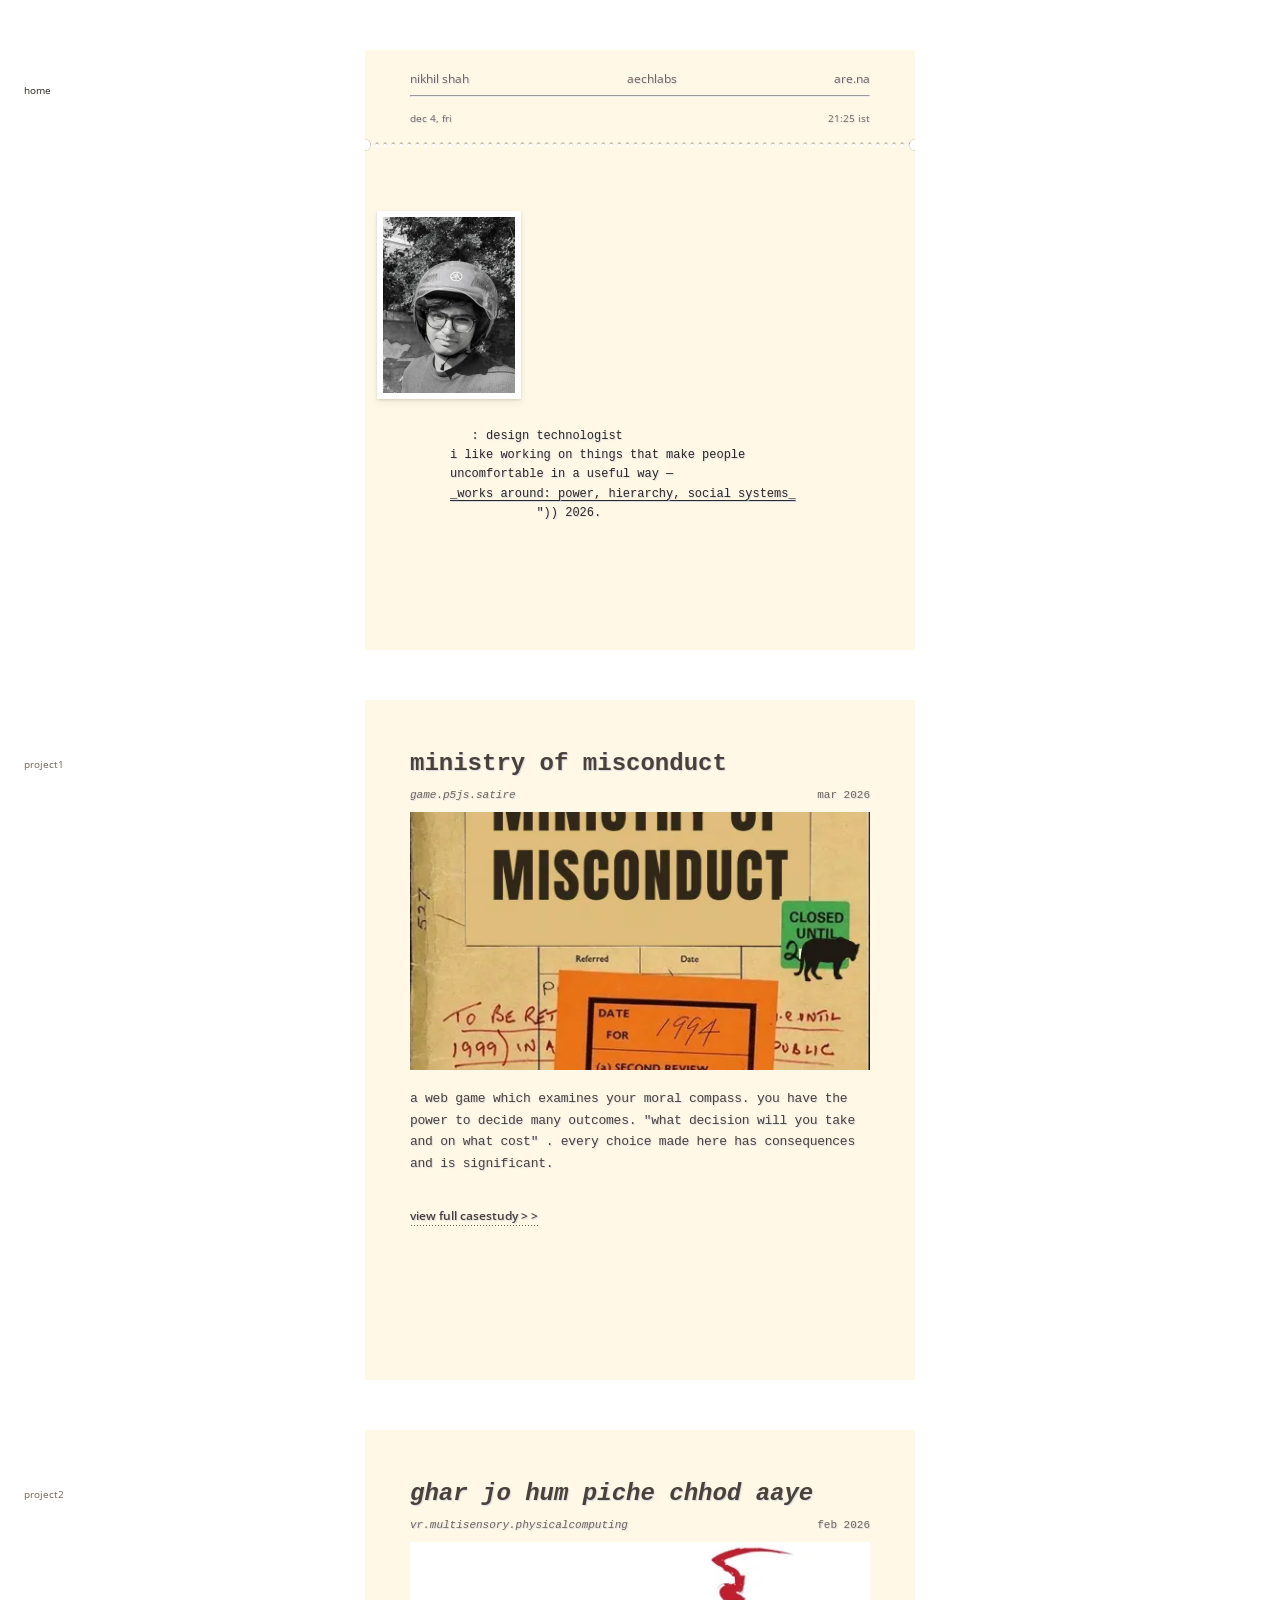
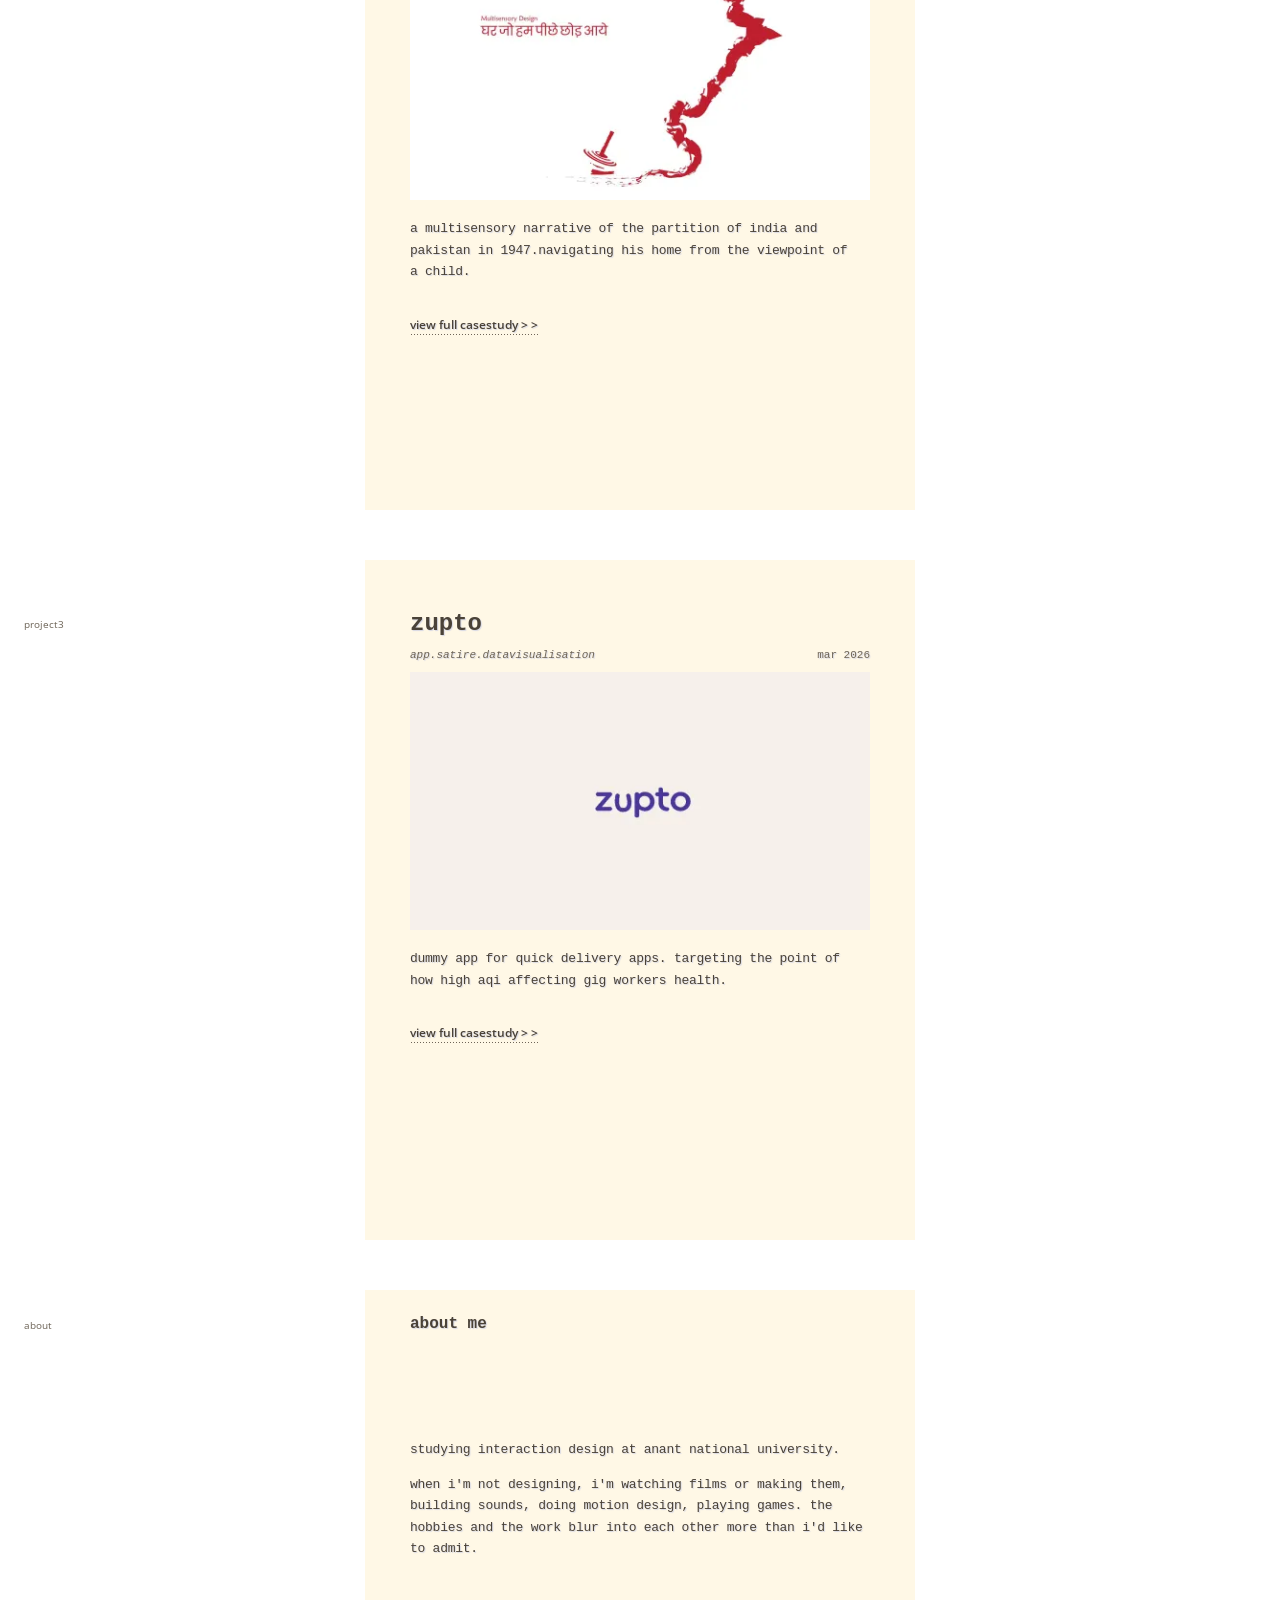
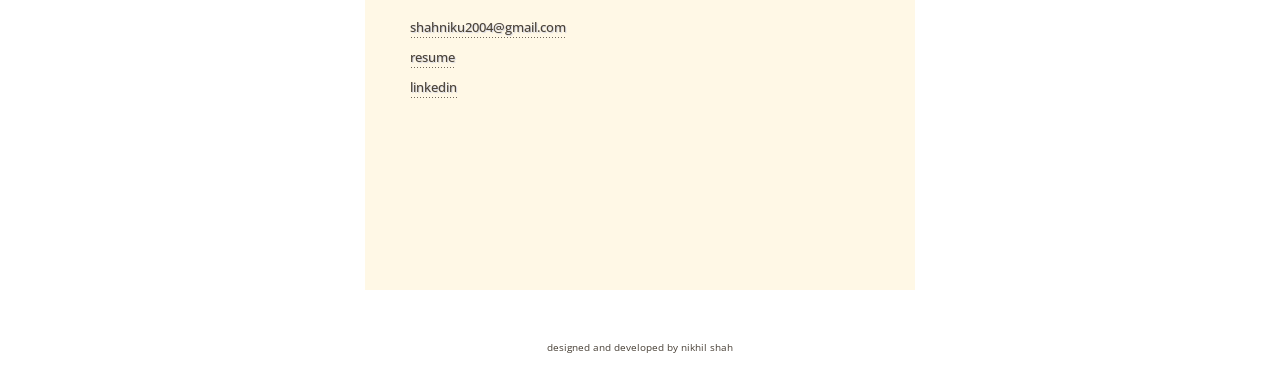
<file: index.html>
<!doctype html>
<html lang="en-US">

<head>
  <link href="Styles/style.css" rel="stylesheet" />
  <script src="Fn.js" defer></script>
  <meta charset="utf-8" />
  <meta name="description" content="Nikhil Shah, interaction designer. Projects on power, hierarchy and social systems." />
  <link rel="icon" href="data:," />
  <meta name="viewport" content="width=device-width, initial-scale=1.0" />
  <title>nikhil.shah.portfolio.github.io</title>
  <link rel="preconnect" href="https://fonts.googleapis.com">
  <link rel="preconnect" href="https://fonts.gstatic.com" crossorigin>
  <link rel="preload" as="style" href="https://fonts.googleapis.com/css2?family=Open+Sans:ital,wght@0,400..700;1,400..700&display=swap" onload="this.onload=null;this.rel='stylesheet'">
  <noscript><link href="https://fonts.googleapis.com/css2?family=Open+Sans:ital,wght@0,400..700;1,400..700&display=swap" rel="stylesheet"></noscript>
</head>

<body>
  <section class="paper" data-nav="Home">
    <div id="site-header"></div>

    <!-- intro -->

    <article class="intro">
      <figure class="id-photo">
        <img src="Images/Me_new-264.webp" srcset="Images/Me_new-264.webp 264w, Images/Me_new.webp 721w" sizes="132px" alt="me in a blue helmet and glasses" width="264" height="352">
      </figure>
      <div class="typed">     
        <!-- <p class="typed-line typed-u">_THIS PORTFOLIO BELONGS TO NIKHIL SHAH_</p> -->
        <p class="typed-line typed-in">: design technologist</p>
        <p class="typed-line">i like working on things that make people</p>
        <p class="typed-line">uncomfortable in a useful way &mdash;</p>
        <p class="typed-line typed-u">_works around: power, hierarchy, social systems_</p>
        <!-- <p class="typed-line typed-rule" aria-hidden="true">****************************************</p>
        <p class="typed-line typed-rule typed-in" aria-hidden="true">+++++++++++++++++++++++++++++++++</p> -->
        <p class="typed-line typed-sign">&quot;)) 2026.</p>
      </div>
    </article>
  </section>

  <!-- Ministry of Misconduct -->

  <section class="project-card" data-nav="project1">
    <h2 class="project-title">Ministry of Misconduct</h2>
    <div class="project-header">
      <p class="project-tags">game.p5js.satire</p>
      <p class="project-date">Mar 2026</p>
    </div>

    <img src="Images/Ministryofmisconduct/Ministry-card-960.webp" srcset="Images/Ministryofmisconduct/Ministry-card-480.webp 480w, Images/Ministryofmisconduct/Ministry-card-960.webp 960w" sizes="(max-width: 520px) calc(100vw - 68px), 460px" class="project-hero" width="960" height="540" fetchpriority="high" alt="Ministry of Misconduct case file cover">

    <p class="project-description">
      A Web game which examines your moral compass. You have the power to decide many outcomes. "what decision will you
      take and on what cost" . Every choice made here has consequences and is significant.
    </p>

    <a href="Ministryofmisconduct.html" class="project-button">View full casestudy <span class="link-arrow" aria-hidden="true">&gt; &gt;</span></a>
  </section>

  <!-- ghar jo hum piche chhod aaye -->

  <section class="project-card" data-nav="project2">
    <h2 class="project-title"><i>Ghar jo hum piche chhod aaye</i></h2>
    <div class="project-header">
      <p class="project-tags">VR.Multisensory.physicalcomputing</p>
      <p class="project-date">Feb 2026</p>
    </div>

    <img src="Images/Gharjohumpichechhodaaye/GJHPCA-card-960.webp" srcset="Images/Gharjohumpichechhodaaye/GJHPCA-card-480.webp 480w, Images/Gharjohumpichechhodaaye/GJHPCA-card-960.webp 960w" sizes="(max-width: 520px) calc(100vw - 68px), 460px" class="project-hero" width="960" height="540" loading="lazy" decoding="async" alt="Ghar jo hum piche chhod aaye title with a red brushstroke border and a spinning top">

    <p class="project-description">
      A multisensory narrative of the partition of India and Pakistan in 1947.navigating his home from the viewpoint of
      a child.
    </p>

    <a href="Gharjohumpichechhodaaye.html" class="project-button">View full casestudy <span class="link-arrow" aria-hidden="true">&gt; &gt;</span></a>
  </section>

  <!-- Zupto -->
  <section class="project-card" data-nav="project3">
    <h2 class="project-title">Zupto</h2>
    <div class="project-header">
      <p class="project-tags">app.satire.datavisualisation</p>
      <p class="project-date">Mar 2026</p>
    </div>

    <img src="Images/zupto/Zupto-card-960.webp" srcset="Images/zupto/Zupto-card-480.webp 480w, Images/zupto/Zupto-card-960.webp 960w" sizes="(max-width: 520px) calc(100vw - 68px), 460px" class="project-hero" width="960" height="540" loading="lazy" decoding="async" alt="Zupto logo">

    <p class="project-description">
      dummy app for quick delivery apps. targeting the point of how high aqi affecting gig workers health.
    </p>

    <a href="Zupto.html" class="project-button">View full casestudy <span class="link-arrow" aria-hidden="true">&gt; &gt;</span></a>
  </section>

  <!-- hum panchi umukt gagan k -->

  <!-- <section class="project-card">
    <h2 class="project-title"><i>Hum panchi umukt gagan k</i></h2>
    <div class="project-header">
      <p class="project-tags">videopoem.narrative.puppetering</p>
      <p class="project-date">Mar 2026</p>
    </div>

    <img src="Images/Humpanchiumuktgagank/HPUMGk.webp" class="project-hero" width="1600" height="900" loading="lazy" decoding="async">

    <p class="project-description">
      A bird in a golden cage, fed and safe, chooses to leave anyway.
    </p>

    <a href="Humpanchiumuktgagank.html" class="project-button">View full casestudy <span class="link-arrow" aria-hidden="true">&gt; &gt;</span></a>
  </section> -->

  <!-- do you believe in your party -->
  <!-- <section class="project-card">
    <h2 class="project-title">Do you believe in your political party</h2>
    <div class="project-header">
      <p class="project-tags">game.p5js.satire</p>
      <p class="project-date">Mar 2026</p>
    </div>

    <img src="Images/Doyoubeliveinyourpoliticalparty/TEMPLATE-1.webp" class="project-hero" width="1600" height="1132" loading="lazy" decoding="async">

    <p class="project-description">
      Lorem, ipsum dolor sit amet consectetur adipisicing elit. Laborum itaque, dicta beatae iste quasi et, quas cumque
      sequi porro assumenda voluptatem. Doloremque fugit modi incidunt, dignissimos maxime eum repellendus officiis
      dolor perferendis doloribus harum nostrum ex, quia reiciendis placeat itaque quidem consequatur dolore blanditiis
      quos quo quisquam reprehenderit at. Architecto.
    </p>

    <a href="Do you believe in your party.html" class="project-button">View full casestudy <span class="link-arrow" aria-hidden="true">&gt; &gt;</span></a>
  </section> -->

  <section class="paper" data-nav="About">

    <h2 class="about-head">about me</h2>
    <br>
    <br>
    <br>
    <br>
    <p class="project-description">studying interaction design at anant national university.</p>
    <p class="project-description">when i'm not designing, i'm watching films or making them, building sounds, doing
      motion design, playing games.
      the hobbies and the work blur into each other more than i'd like to admit.</p>
    <br>
    <br>

    <a href="mailto:shahniku2004@gmail.com" class="contact-button">shahniku2004@gmail.com</a>
    <br>
    <a href="https://drive.google.com/file/d/1DSEnWFs2Wst05y2El5zXqVqwUKyXH17c/view?usp=sharing" class="contact-button">Resume</a>
    <br>
    <a href="https://www.linkedin.com/in/nikhil-shah-a37551202/?lipi=urn%3Ali%3Apage%3Ad_flagship3_profile_view_base_contact_details%3B9Hjt2kYPRae6%2BapyrnZUmQ%3D%3D" class="contact-button">Linkedin</a>

    <!-- <img src="Images/signature.webp" alt="signature" class="signature" width="500" height="150" loading="lazy" decoding="async"> -->

  </section>
  <footer class="foot">Designed and Developed by Nikhil shah</footer>
</body>

</html>
</file>
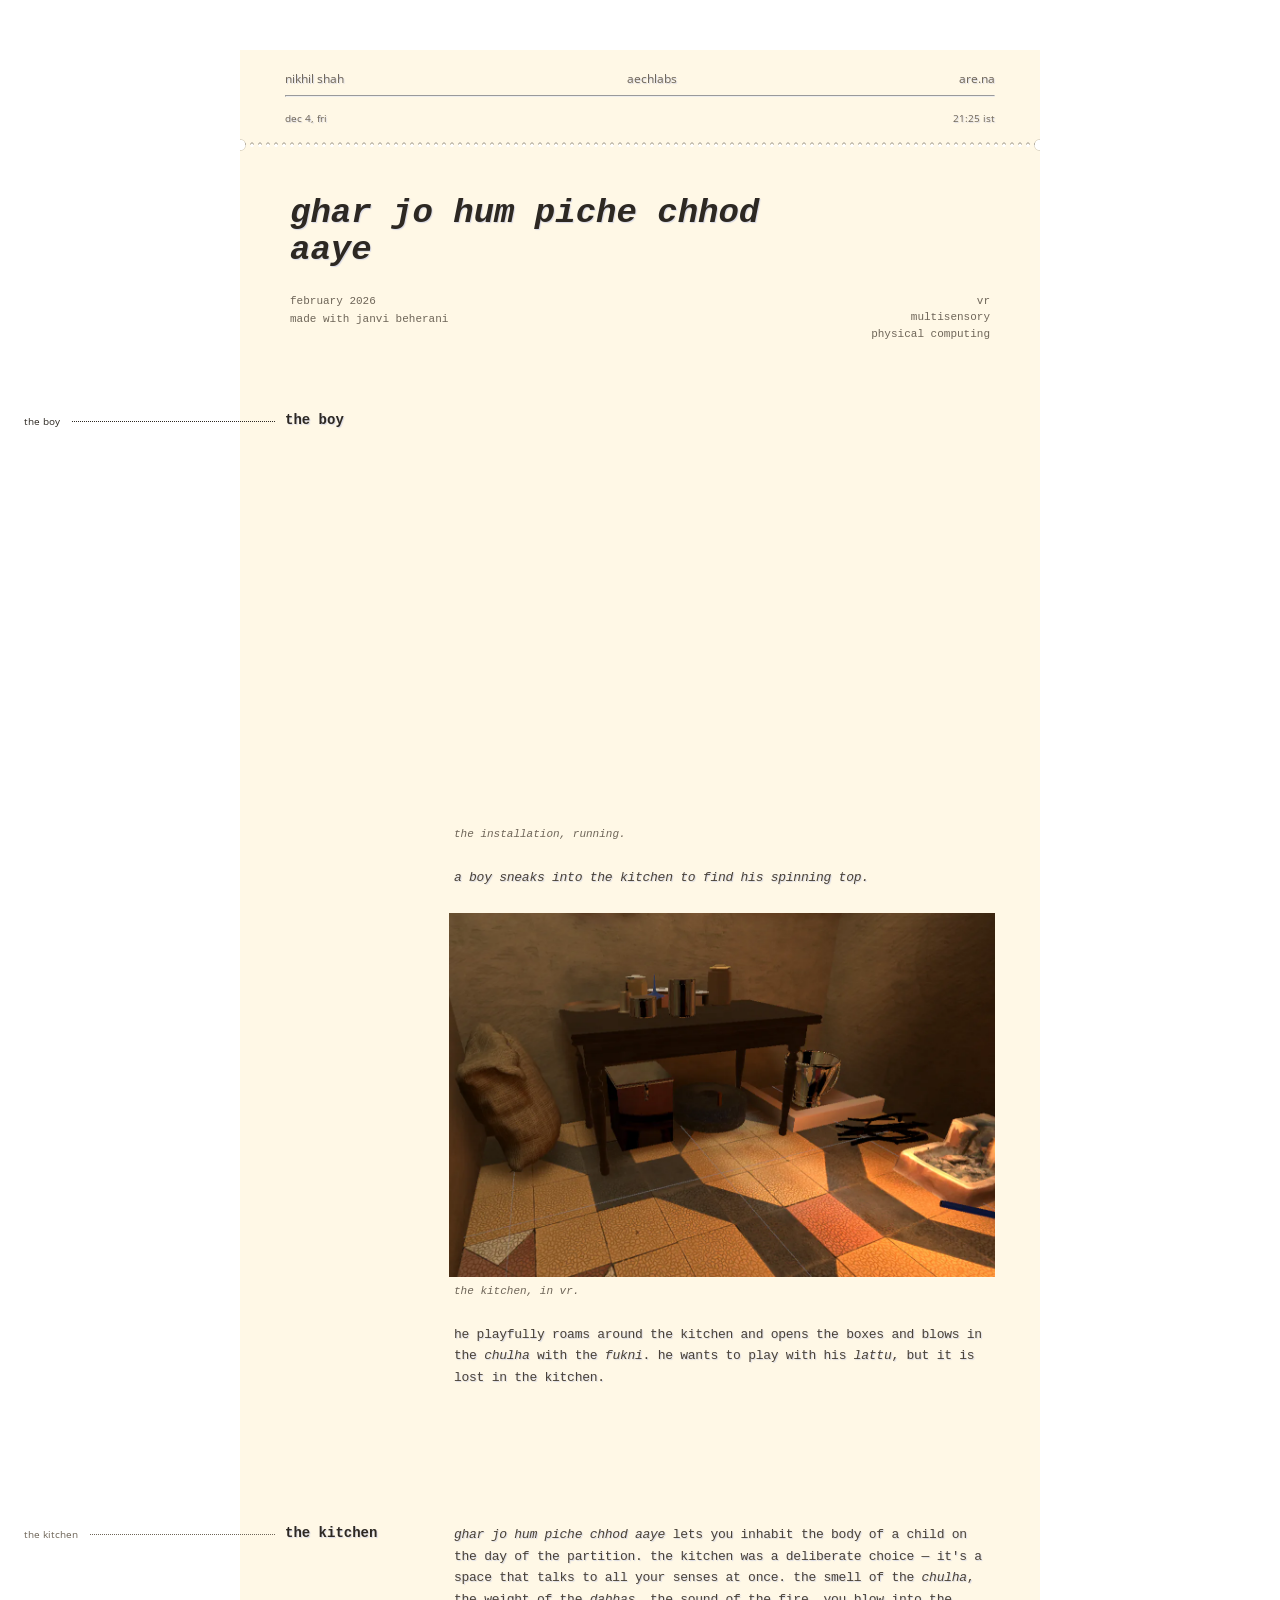
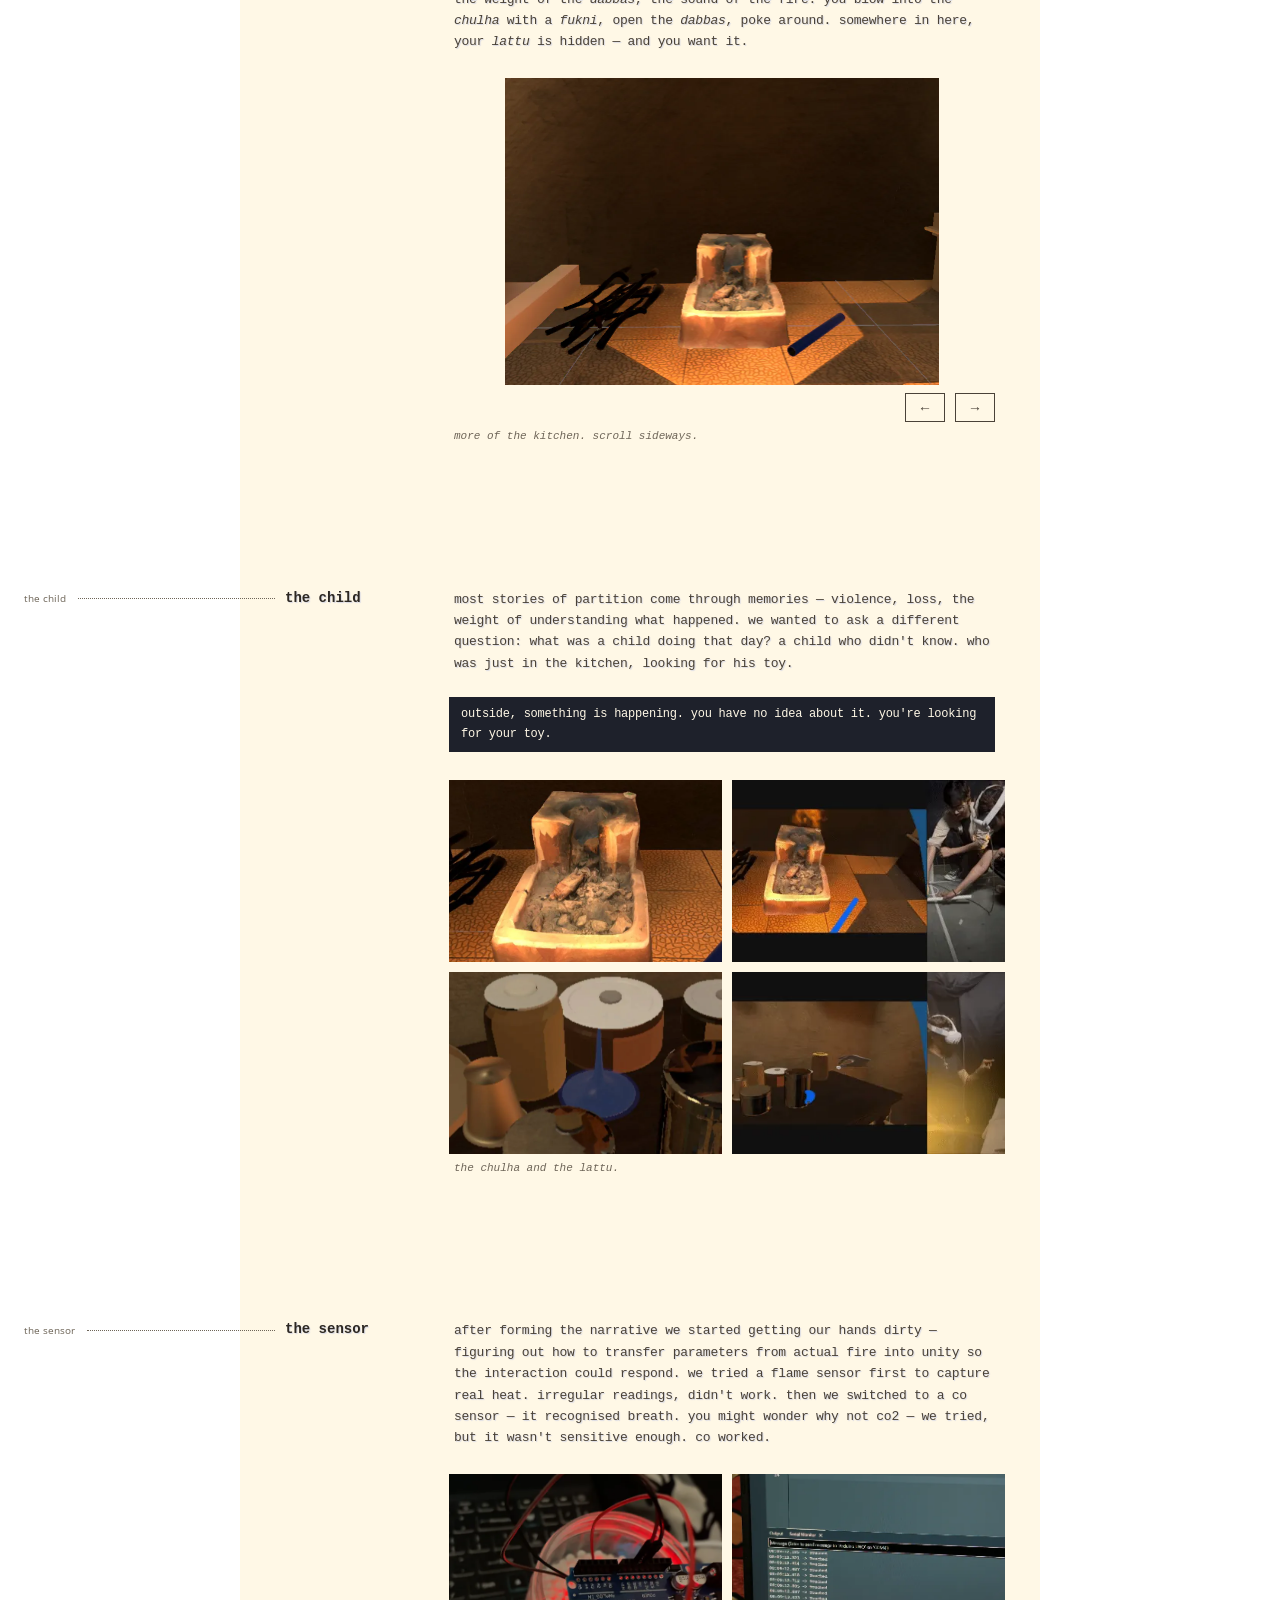
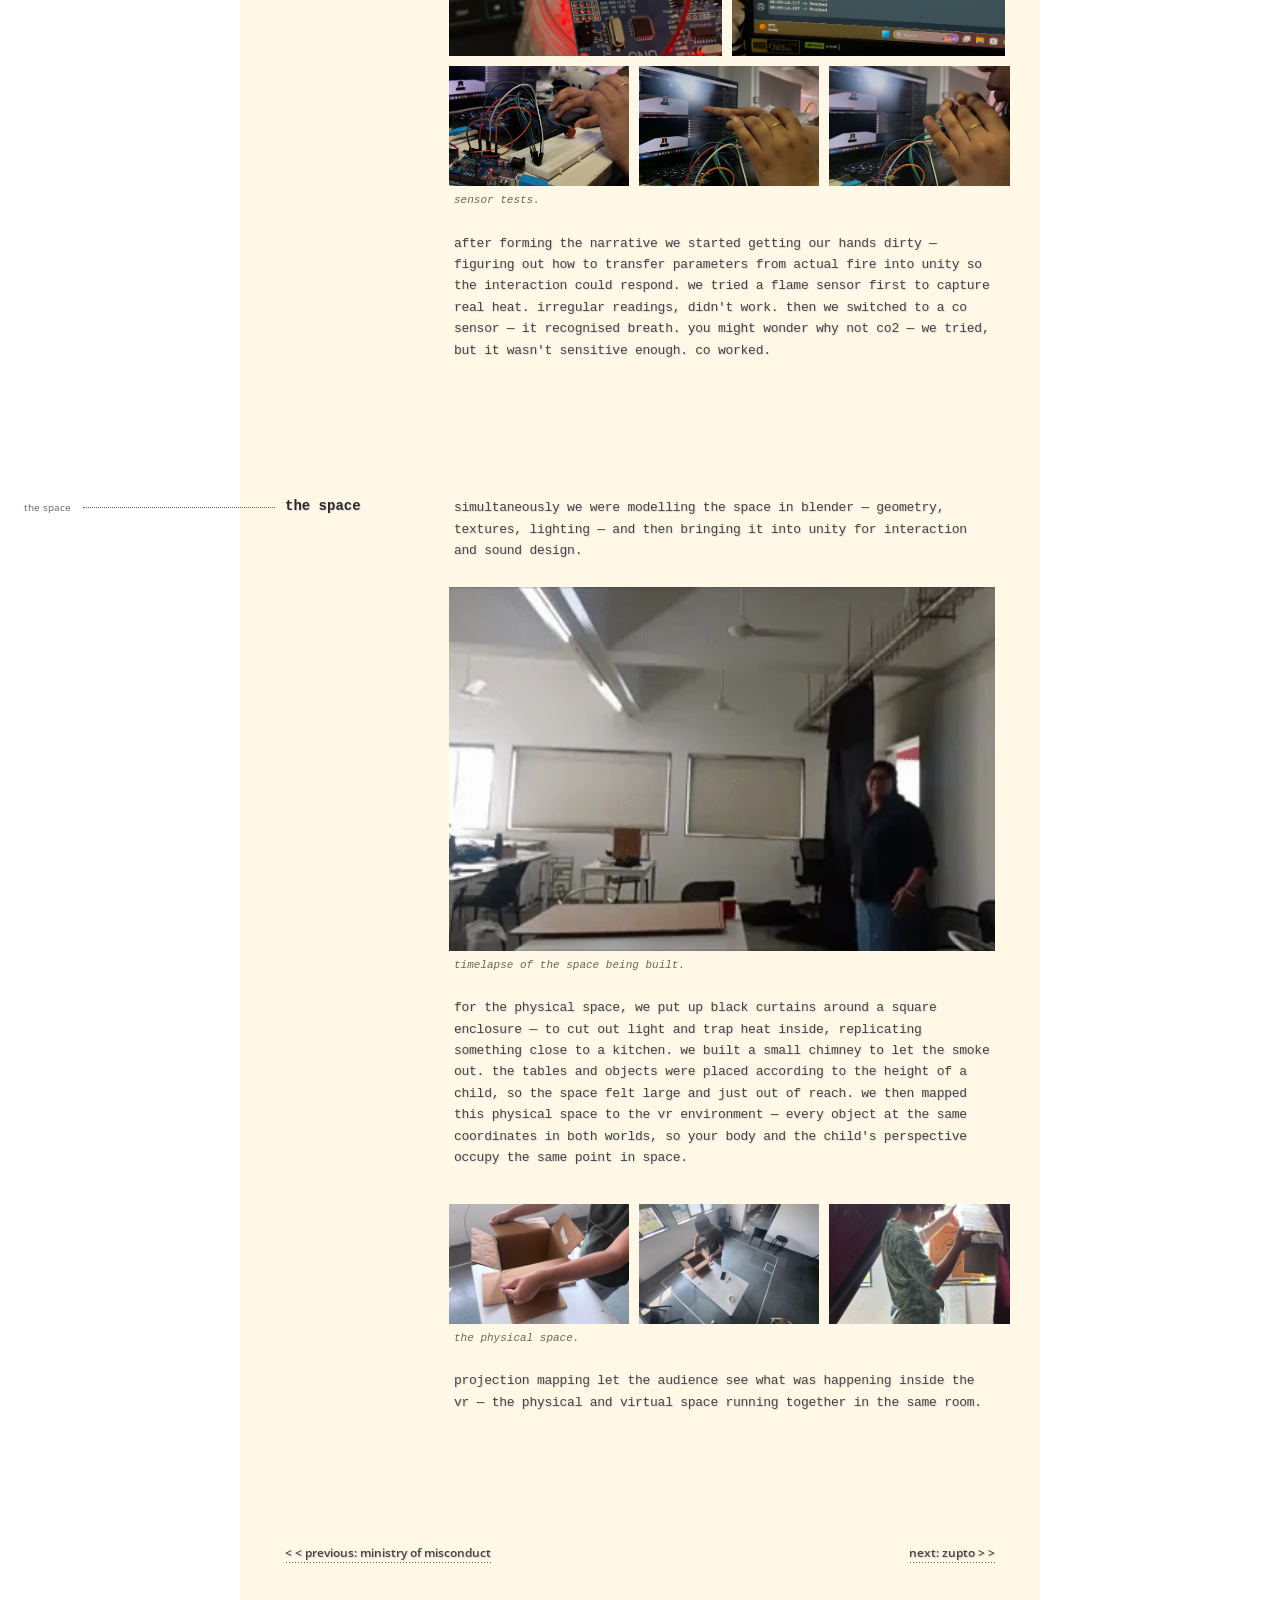
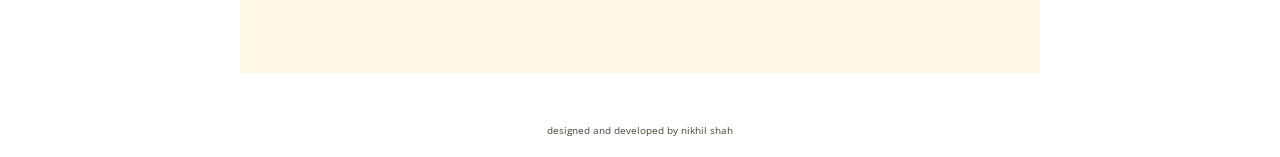
<file: Gharjohumpichechhodaaye.html>
<!DOCTYPE html>
<html lang="en">

<head>
  <link href="Styles/style.css" rel="stylesheet" />
  <script src="Fn.js" defer></script>
  <meta charset="UTF-8">
  <meta name="description" content="Ghar jo hum piche chhod aaye: a multisensory VR narrative of the 1947 partition. Case study by Nikhil Shah.">
  <link rel="icon" href="data:,">
  <meta name="viewport" content="width=device-width, initial-scale=1.0">
  <title>Gharjohumpichechhodaaye</title>
  <link rel="preconnect" href="https://fonts.googleapis.com">
  <link rel="preconnect" href="https://fonts.gstatic.com" crossorigin>
  <link rel="preload" as="style" href="https://fonts.googleapis.com/css2?family=Open+Sans:ital,wght@0,400..700;1,400..700&display=swap" onload="this.onload=null;this.rel='stylesheet'">
  <noscript><link href="https://fonts.googleapis.com/css2?family=Open+Sans:ital,wght@0,400..700;1,400..700&display=swap" rel="stylesheet"></noscript>
</head>

<body>
  <section class="project-card-casestudy cs">
    <div id="site-header"></div>
    <div class="cs-meta">
      <h3 class="cs-title"><i>ghar jo hum piche chhod aaye</i></h3>
      <div class="cs-meta-info">
        <span class="cs-small">february 2026</span>
        <span class="cs-small">made with janvi beherani</span>
      </div>
      <div class="cs-meta-tags">
        <span class="cs-tag">vr</span>
        <span class="cs-tag">multisensory</span>
        <span class="cs-tag">physical computing</span>
      </div>
    </div>

    <section class="cs-row" data-nav="The boy">
      <h4 class="cs-head">the boy</h4>

      <figure class="fig">
        <iframe width="100%" height="400" src="https://www.youtube.com/embed/zJUPFUX5htk?si=wG4n1TJGHU2BYB4J"
          title="YouTube video player" frameborder="0"
          allow="accelerometer; autoplay; clipboard-write; encrypted-media; gyroscope; picture-in-picture; web-share"
          referrerpolicy="strict-origin-when-cross-origin" allowfullscreen></iframe>
        <figcaption>the installation, running.</figcaption>
      </figure>

      <p><i>A boy sneaks into the kitchen to find his spinning top.</i></p>

      <figure class="fig">
        <img src="Images/Gharjohumpichechhodaaye/1.webp" class="ghar-hero" alt="the kitchen in the vr scene" width="1497" height="770" loading="lazy" decoding="async">
        <figcaption>the kitchen, in vr.</figcaption>
      </figure>

      <p>He playfully roams around the kitchen and opens the boxes and blows in the <i>chulha</i> with the <i>fukni</i>.
        He wants to play with his <i>lattu</i>, but it is lost in the kitchen.</p>
    </section>

    <section class="cs-row" data-nav="The kitchen">
      <h4 class="cs-head">the kitchen</h4>

      <p><i>Ghar Jo Hum Piche Chhod Aaye</i> lets you inhabit the body of a child on the day of the Partition. The
        kitchen was a deliberate choice — it's a space that talks to all your senses at once. The smell of the
        <i>chulha</i>, the weight of the <i>dabbas</i>, the sound of the fire. You blow into the <i>chulha</i> with a
        <i>fukni</i>, open the <i>dabbas</i>, poke around. Somewhere in here, your <i>lattu</i> is hidden — and you
        want it.
      </p>

      <figure class="fig">
        <div class="slideshow-wrapper">
          <div class="slideshow" id="slideshow">

            <img src="Images/Gharjohumpichechhodaaye/gharb.webp" width="869" height="614" loading="lazy" decoding="async">

            <img src="Images/Gharjohumpichechhodaaye/gharc.webp" width="1247" height="680" loading="lazy" decoding="async">

            <img src="Images/Gharjohumpichechhodaaye/ghard.webp" width="730" height="524" loading="lazy" decoding="async">

            <img src="Images/Gharjohumpichechhodaaye/ghare.webp" width="602" height="393" loading="lazy" decoding="async">

            <img src="Images/Gharjohumpichechhodaaye/ghara.webp" width="1497" height="770" loading="lazy" decoding="async">

            <img src="Images/Gharjohumpichechhodaaye/gharef.webp" width="622" height="516" loading="lazy" decoding="async">
          </div>
          <div class="arrows">
            <button onclick="slide(-1)">←</button>
            <button onclick="slide(1)">→</button>
          </div>
        </div>
        <figcaption>more of the kitchen. scroll sideways.</figcaption>
      </figure>
    </section>

    <section class="cs-row" data-nav="The child">
      <h4 class="cs-head">the child</h4>

      <p>Most stories of Partition come through memories — violence, loss, the weight of understanding what happened. We
        wanted to ask a different question: what was a child doing that day? A child who didn't know. Who was just in
        the kitchen, looking for his toy.</p>

      <p class="cs-mark">Outside, something is happening. You have no idea about it. You're looking for your toy.</p>

      <figure class="fig">
        <div class="lattuchulha">
          <img src="Images/Gharjohumpichechhodaaye/3.webp" alt="an image of chulha" class="chulha" width="713" height="679" loading="lazy" decoding="async">

          <video src="Images/Gharjohumpichechhodaaye/Chulha_split.mp4" poster="Images/Gharjohumpichechhodaaye/Chulha_split-poster.webp" class="lattu" autoplay muted loop playsinline preload="metadata" aria-label="the chulha, split: physical prop and its virtual twin"></video>

          <img src="Images/Gharjohumpichechhodaaye/4.webp" alt="an image of lattu hiding between dabbas" class="chulha" width="713" height="679" loading="lazy" decoding="async">

          <video src="Images/Gharjohumpichechhodaaye/lattu_split.mp4" poster="Images/Gharjohumpichechhodaaye/lattu_split-poster.webp" class="lattu" autoplay muted loop playsinline preload="metadata" aria-label="the lattu, split: physical prop and its virtual twin"></video>
        </div>
        <figcaption>the <i>chulha</i> and the <i>lattu</i>.</figcaption>
      </figure>
    </section>

    <section class="cs-row" data-nav="The sensor">
      <h4 class="cs-head">the sensor</h4>

      <p>After forming the narrative we started getting our hands dirty — figuring out how to transfer parameters from
        actual fire into Unity so the interaction could respond. We tried a flame sensor first to capture real heat.
        Irregular readings, didn't work. Then we switched to a CO sensor — it recognised breath. You might wonder why
        not CO2 — we tried, but it wasn't sensitive enough. CO worked.</p>

      <figure class="fig">
        <div class="lattuchulha">
          <img src="Images/Gharjohumpichechhodaaye/1test.webp" alt="an image of chulha" class="chulha" width="607" height="1078" loading="lazy" decoding="async">

          <img src="Images/Gharjohumpichechhodaaye/2test.webp" alt="Chulha_split" class="lattu" width="603" height="1076" loading="lazy" decoding="async">
        </div>

        <div class="grid3">
          <img src="Images/Gharjohumpichechhodaaye/test3.webp" alt="an image of chulha" class="chulha" width="1600" height="900" loading="lazy" decoding="async">

          <img src="Images/Gharjohumpichechhodaaye/test2.webp" alt="Chulha_split" class="lattu" width="1600" height="900" loading="lazy" decoding="async">

          <img src="Images/Gharjohumpichechhodaaye/test1.webp" alt="Chulha_split" class="blow" width="1600" height="900" loading="lazy" decoding="async">
        </div>
        <figcaption>sensor tests.</figcaption>
      </figure>

      <p>After forming the narrative we started getting our hands dirty — figuring out how to transfer parameters from
        actual fire into Unity so the interaction could respond. We tried a flame sensor first to capture real heat.
        Irregular readings, didn't work. Then we switched to a CO sensor — it recognised breath. You might wonder why
        not CO2 — we tried, but it wasn't sensitive enough. CO worked.</p>
    </section>

    <section class="cs-row" data-nav="The space">
      <h4 class="cs-head">the space</h4>

      <p>Simultaneously we were modelling the space in Blender — geometry, textures, lighting — and then bringing it
        into Unity for interaction and sound design.</p>

      <figure class="fig">
        <video src="Images/Gharjohumpichechhodaaye/timelapse.mp4" poster="Images/Gharjohumpichechhodaaye/timelapse-poster.webp" class="ghar-hero" autoplay muted loop playsinline preload="metadata" aria-label="timelapse of spacebuilding"></video>
        <figcaption>timelapse of the space being built.</figcaption>
      </figure>

      <p>For the physical space, we put up black curtains around a square enclosure — to cut out light and trap heat
        inside, replicating something close to a kitchen. We built a small chimney to let the smoke out. The tables and
        objects were placed according to the height of a child, so the space felt large and just out of reach. We then
        mapped this physical space to the VR environment — every object at the same coordinates in both worlds, so your
        body and the child's perspective occupy the same point in space.</p>

      <figure class="fig">
        <div class="grid3">
          <img src="Images/Gharjohumpichechhodaaye/cropa.webp" alt="an image of chulha" class="chulha" width="1600" height="1200" loading="lazy" decoding="async">

          <img src="Images/Gharjohumpichechhodaaye/cropc.webp" alt="Chulha_split" class="lattu" width="1600" height="1200" loading="lazy" decoding="async">

          <img src="Images/Gharjohumpichechhodaaye/cropk.webp" alt="Chulha_split" class="blow" width="1600" height="1200" loading="lazy" decoding="async">
        </div>
        <figcaption>the physical space.</figcaption>
      </figure>

      <p>Projection mapping let the audience see what was happening inside the VR — the physical and virtual space
        running together in the same room.</p>
    </section>

    <nav class="cs-seq" aria-label="Case studies">
      <a href="Ministryofmisconduct.html" class="project-button cs-seq-prev"><span class="link-arrow" aria-hidden="true">&lt; &lt;</span> Previous: Ministry of Misconduct</a>
      <a href="Zupto.html" class="project-button cs-seq-next">Next: Zupto <span class="link-arrow" aria-hidden="true">&gt; &gt;</span></a>
    </nav>

  </section>

  <footer class="foot">Designed and Developed by Nikhil shah</footer>

  <script>
    function slide(direction) {
      const s = document.getElementById('slideshow');
      s.scrollBy({ left: direction * s.offsetWidth, behavior: 'smooth' });
    }
  </script>
</body>

</html>
</file>
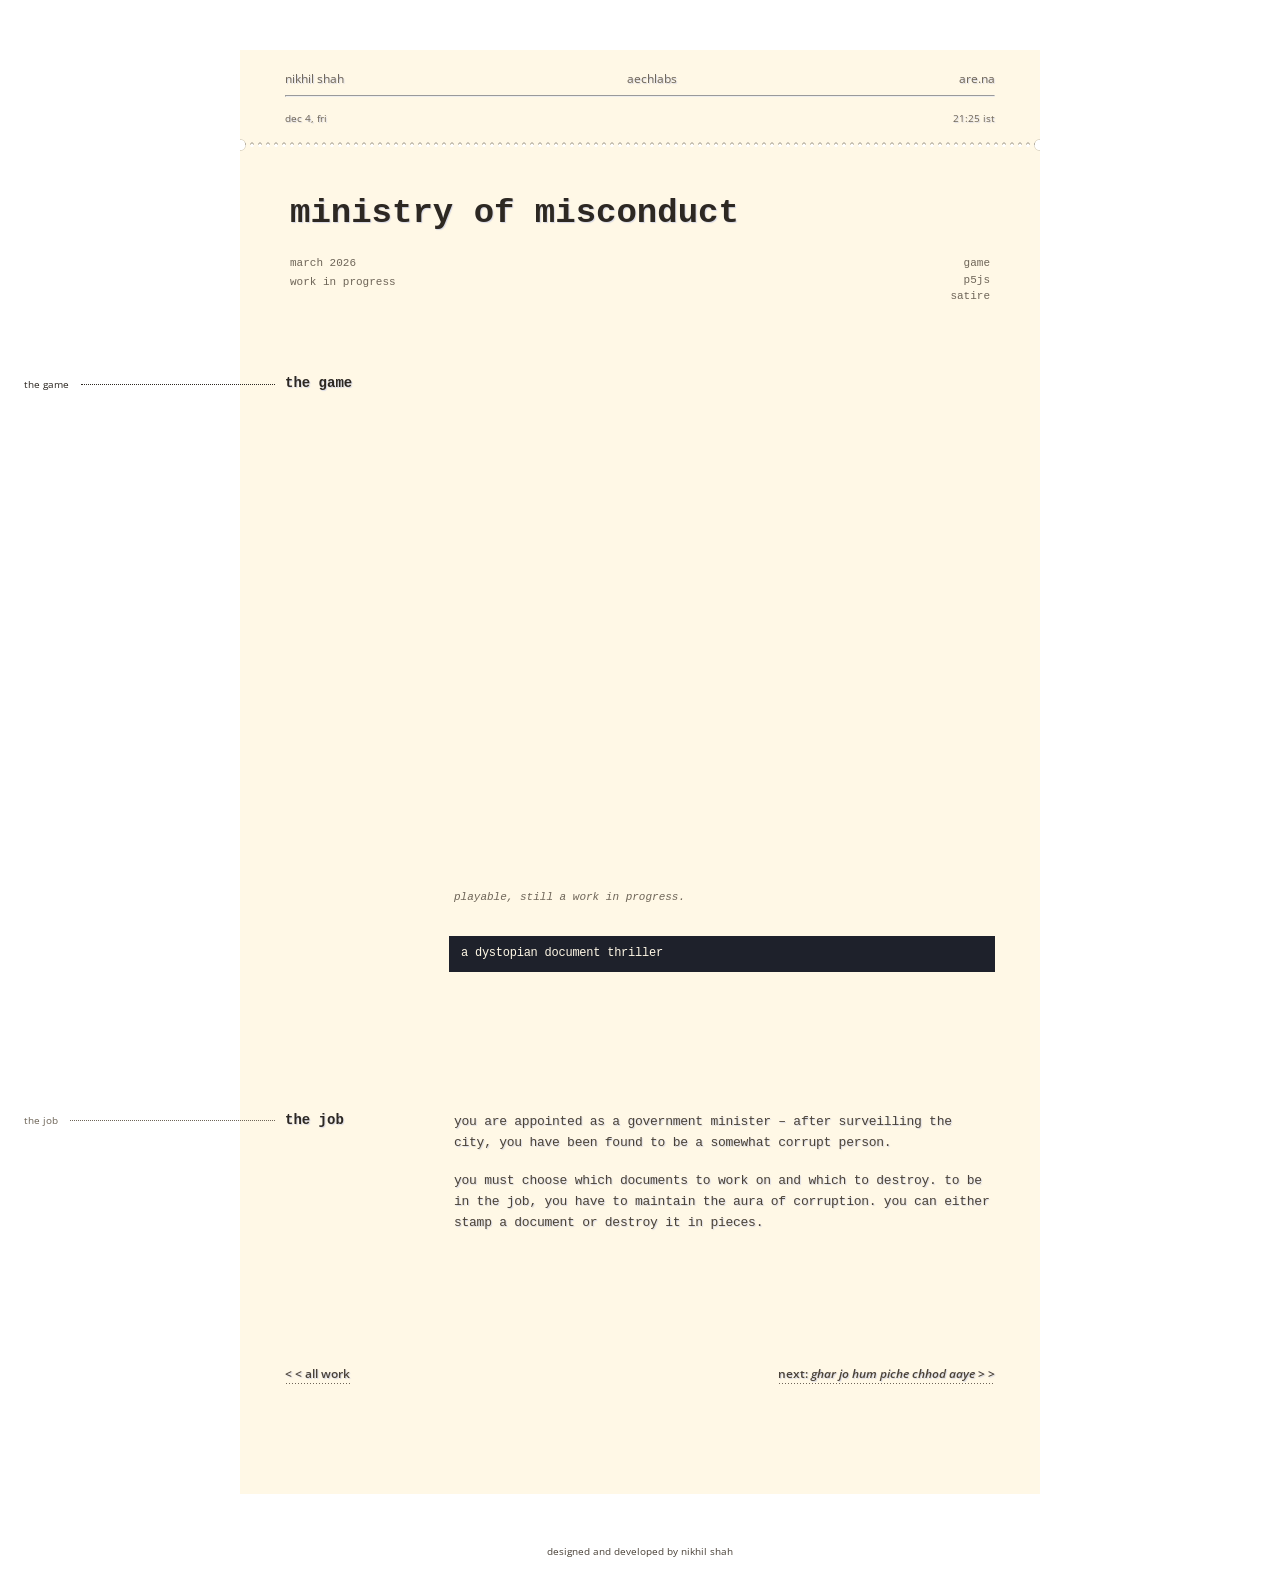
<file: Ministryofmisconduct.html>
<!DOCTYPE html>
<html lang="en">

<head>
  <link href="Styles/style.css" rel="stylesheet" />
  <script src="Fn.js" defer></script>
  <meta charset="UTF-8">
  <meta name="description" content="Ministry of Misconduct: a p5.js web game that tests your moral compass. Case study by Nikhil Shah.">
  <link rel="icon" href="data:,">
  <meta name="viewport" content="width=device-width, initial-scale=1.0">
  <title>MinistryofMisconduct</title>
  <link rel="preconnect" href="https://fonts.googleapis.com">
  <link rel="preconnect" href="https://fonts.gstatic.com" crossorigin>
  <link rel="preload" as="style" href="https://fonts.googleapis.com/css2?family=Open+Sans:ital,wght@0,400..700;1,400..700&display=swap" onload="this.onload=null;this.rel='stylesheet'">
  <noscript><link href="https://fonts.googleapis.com/css2?family=Open+Sans:ital,wght@0,400..700;1,400..700&display=swap" rel="stylesheet"></noscript>
</head>

<body>
  <section class="project-card-casestudy cs">
    <div id="site-header"></div>
    <div class="cs-meta">
      <h3 class="cs-title">ministry of misconduct</h3>
      <div class="cs-meta-info">
        <span class="cs-small">march 2026</span>
        <span class="cs-small">work in progress</span>
      </div>
      <div class="cs-meta-tags">
        <span class="cs-tag">game</span>
        <span class="cs-tag">p5js</span>
        <span class="cs-tag">satire</span>
      </div>
    </div>

    <section class="cs-row" data-nav="The game">
      <h4 class="cs-head">the game</h4>

      <figure class="fig">
        <iframe src="https://editor.p5js.org/nikhil.shah.sod23/full/o0WYAWuly" width="100%" height="500px"
          style="border:none;"></iframe>
        <figcaption>playable, still a work in progress.</figcaption>
      </figure>

      <p class="cs-mark">a dystopian document thriller</p>
    </section>

    <section class="cs-row" data-nav="The job">
      <h4 class="cs-head">the job</h4>

      <p>You are appointed as a government minister – after surveilling the city, you have been found to be a somewhat
        corrupt person. </p>

      <p>You must choose which documents to work on and which to destroy. To be in the job, you have to maintain the
        aura of corruption. You can either stamp a document or destroy it in pieces. </p>
    </section>

    <nav class="cs-seq" aria-label="Case studies">
      <a href="index.html" class="project-button cs-seq-prev"><span class="link-arrow" aria-hidden="true">&lt; &lt;</span> All work</a>
      <a href="Gharjohumpichechhodaaye.html" class="project-button cs-seq-next">Next: <i>Ghar jo hum piche chhod aaye</i> <span class="link-arrow" aria-hidden="true">&gt; &gt;</span></a>
    </nav>

  </section>

  <footer class="foot">Designed and Developed by Nikhil shah</footer>
</body>

</html>
</file>
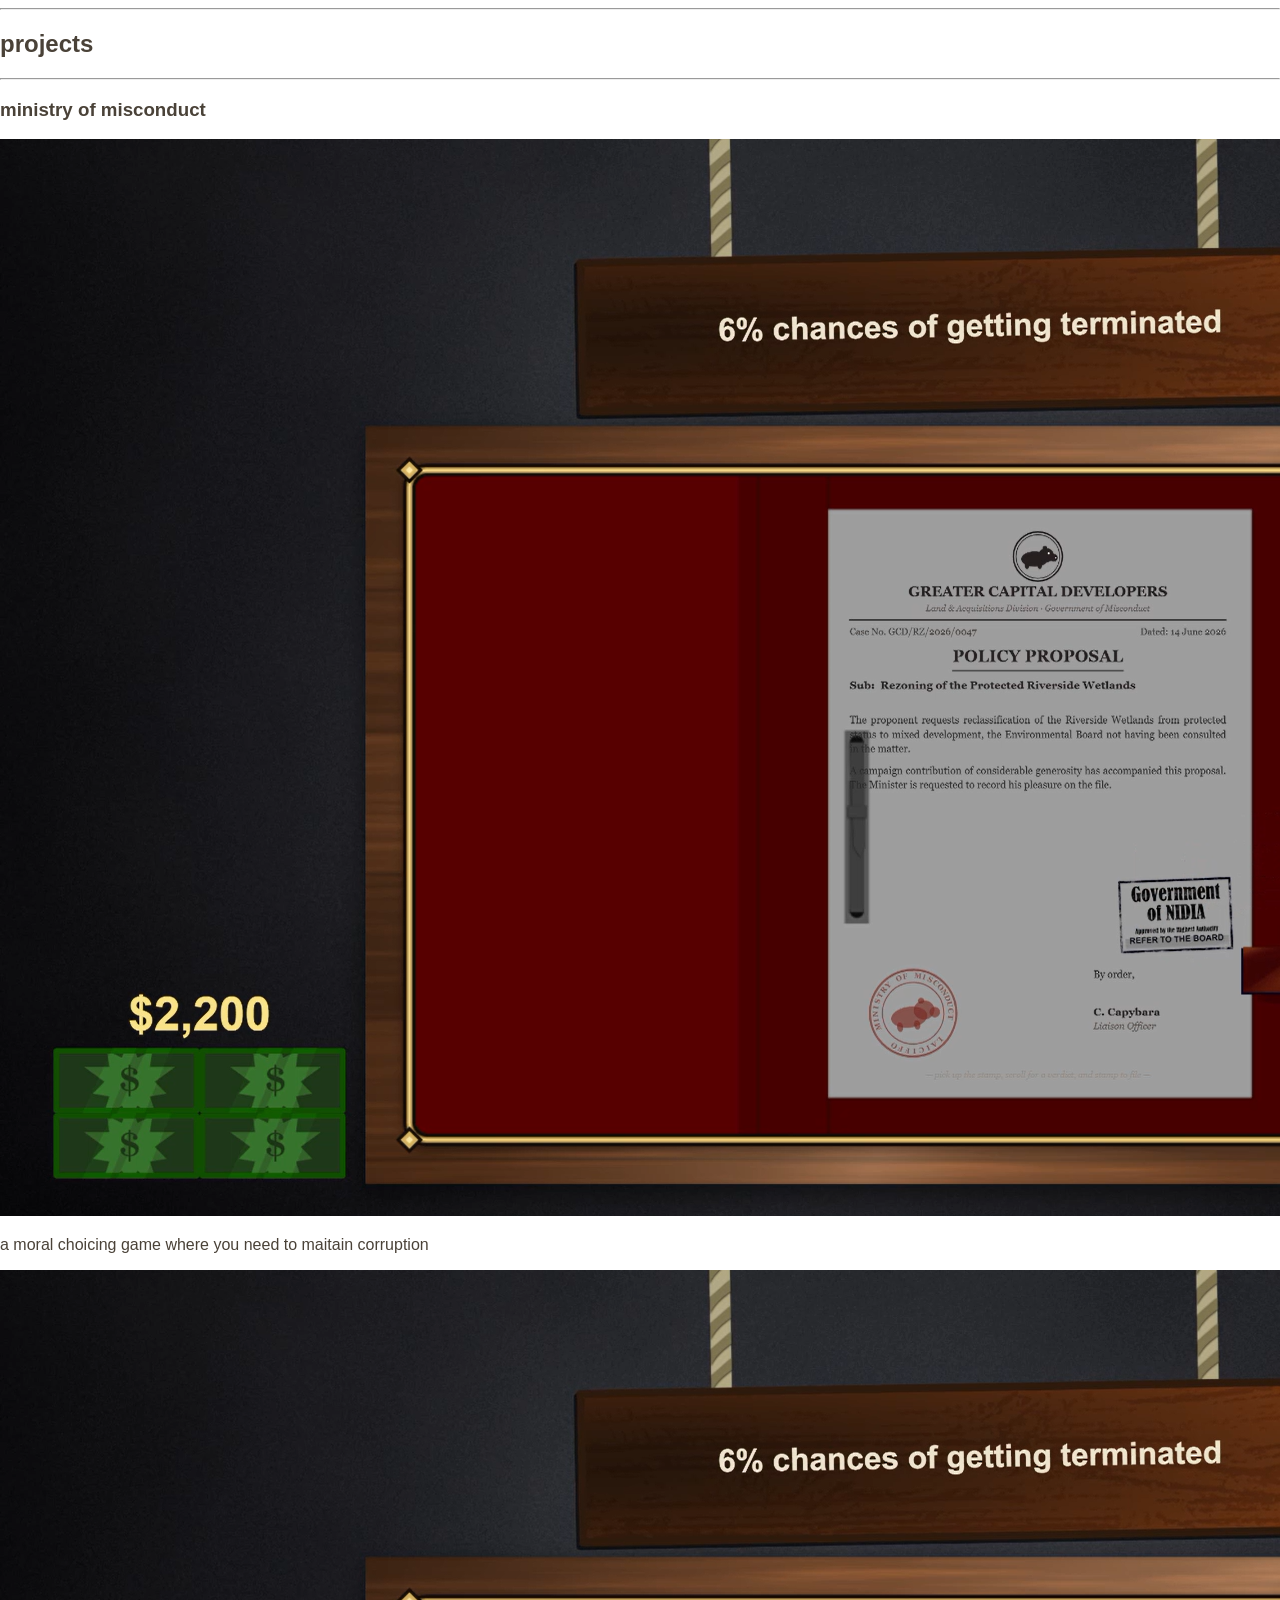
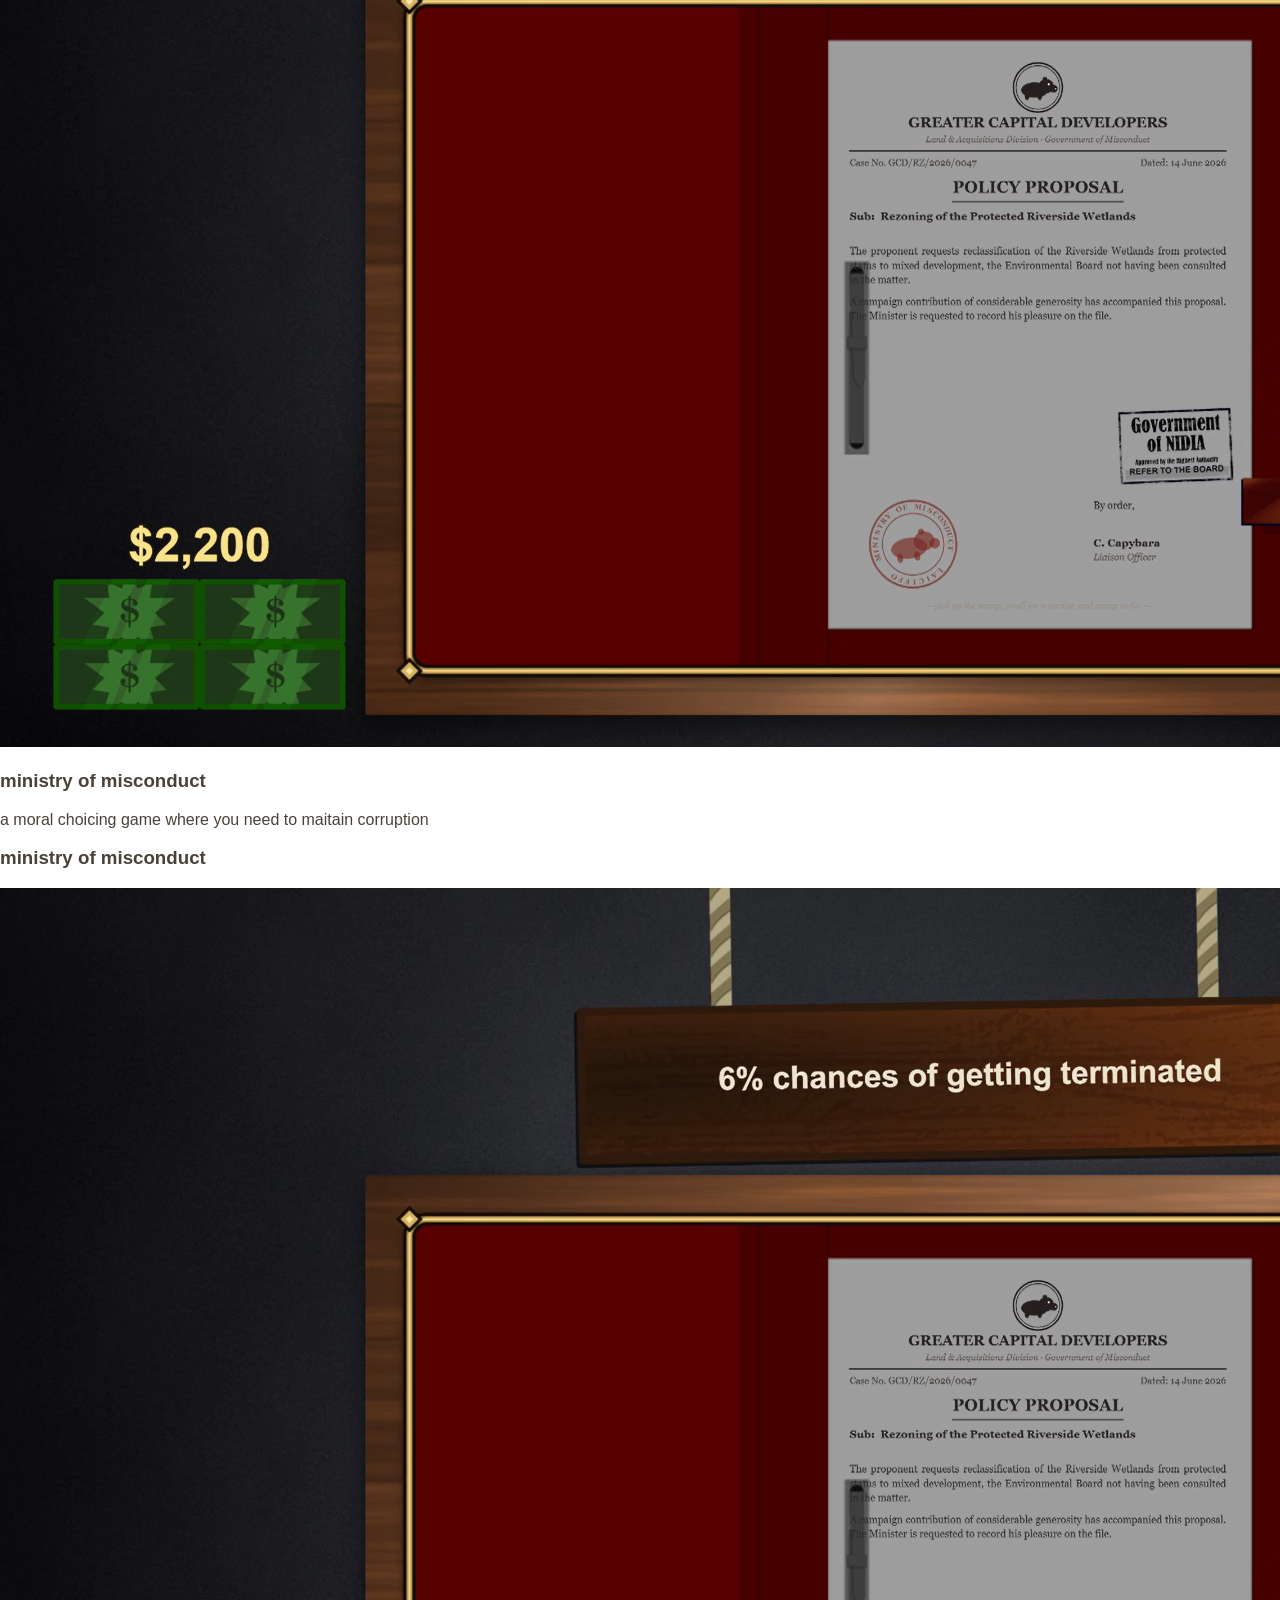
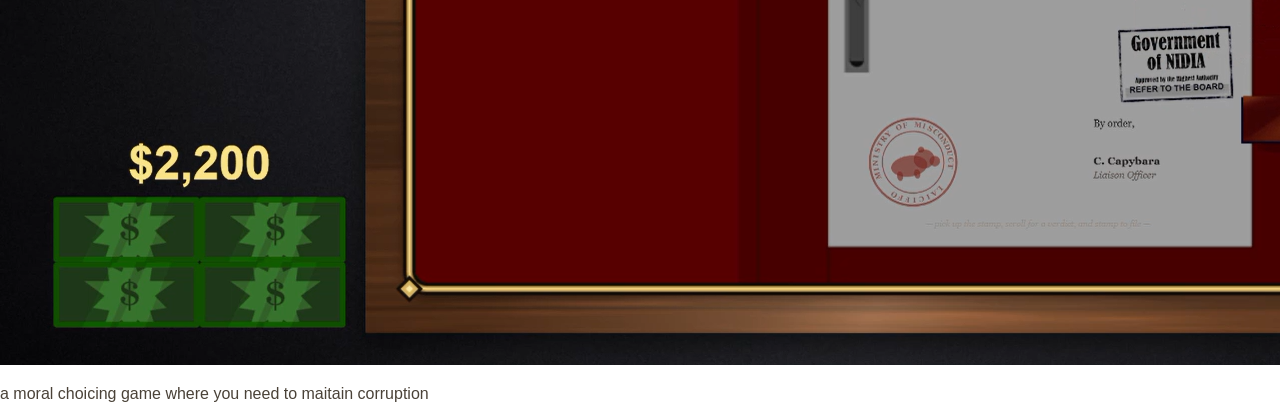
<file: projects.html>
<!DOCTYPE html>
<html lang="en">

<head>
    <link href="Styles/style.css" rel="stylesheet">
    <meta charset="UTF-8">
    <meta name="viewport" content="width=device-width, initial-scale=1.0">
    <title>projects</title>
</head>

<body>
    <hr>
    <h2>Projects</h2>
    <hr>
    <div class="projects">
        <article>
            <h3>Ministry of Misconduct</h3>
            <img src="Projects/MinistryofMisconduct/Screenshot 2026-06-19 140509.png" class="tempimg">
            <p>a moral choicing game where you need to maitain corruption</p>
        </article>
        <article>
            <img src="Projects/MinistryofMisconduct/Screenshot 2026-06-19 140509.png" class="tempimg">
            <h3>Ministry of Misconduct</h3>

            <p>a moral choicing game where you need to maitain corruption</p>
        </article>

        <article>
            <h3>Ministry of Misconduct</h3>
            <img src="Projects/MinistryofMisconduct/Screenshot 2026-06-19 140509.png" class="tempimg">
            <p>a moral choicing game where you need to maitain corruption</p>
        </article>
    </div>
</body>

</html>
</file>
<file: Styles/style.css>
/* one typeface across the whole site: the typewriter face from the intro */
:root { --font-type: "Courier New", Courier, monospace; }

html { scroll-behavior: smooth; }
/* width/height attributes reserve space; this keeps css widths + aspect-ratio in charge of the shape */
img { height: auto; }

.side-nav {
    position: fixed;
    top: 50%;
    right: 24px;
    transform: translateY(-50%);
    z-index: 10;
}

.side-nav ul {
    list-style: none;
    margin: 0;
    padding: 0;
    display: flex;
    flex-direction: column;
    align-items: flex-end;
    gap: 12px;
}

.side-nav a {
    display: flex;
    align-items: center;
    gap: 8px;
    color: var(--ink-meta);
    text-decoration: none;
    font-size: 9px;
}

.side-nav-label {
    opacity: 0;
    transform: translateX(4px);
    transition: opacity .25s, transform .25s;
    white-space: nowrap;
}

.side-nav-tick {
    display: block;
    width: 12px;
    height: 1px;
    background: var(--ink-meta);
    transition: width .25s, background .25s;
}

.side-nav a:hover .side-nav-label,
.side-nav a:focus-visible .side-nav-label {
    opacity: 1;
    transform: none;
}

.side-nav a.is-active { color: #4A4238; }
.side-nav a.is-active .side-nav-tick { width: 26px; background: #4A4238; }

/* sub-items (like "ideation" under a project) get a shorter tick */
.side-nav li.is-sub .side-nav-tick { width: 6px; }
.side-nav li.is-sub a.is-active .side-nav-tick { width: 18px; }

/* on wide screens the active label stays visible */
@media (min-width: 1300px) {
    .side-nav a.is-active .side-nav-label { opacity: 1; transform: none; }
}

/* too narrow, it would sit on top of the yellow page */
@media (max-width: 900px) {
    .side-nav { display: none; }
}

body {
    margin: 0;
    font-family: "Open Sans", sans-serif;
    background: white;
    color: #4A4238;
}

.navbar {
    padding-top: 20px;
}

.live-clock {
    display: flex;
    align-items: center;
    gap: 10px;
    font-size: 10px;
    color: var(--ink-meta);
    margin-top: 14px;
}

.clock-line {
    flex: 1;
    height: 1px;
    background: fff8e6
}

.paper {
    max-width: 550px;
    background-color: #fff8e6;
    margin: 0 auto;
    margin-top: 50px;
    padding: 0 45px;
    box-sizing: border-box;
    text-shadow: 1px 1px 1px #d7d8e4;
    min-height: 600px;
}

.paper h4, .about-head {
    padding-top: 25px;
}

header ul {
    list-style-type: none;
    padding: 0;
    margin: 0;
    display: flex;
    align-items: center;
    justify-content: space-between;
    gap: 16px;
    font-size: 12px;
}

header ul li a {
    text-decoration: none;
    color: var(--ink-meta);
    white-space: nowrap;
}

/* ---------- intro: passport photo + typed sheet ---------- */
.intro {
    padding-top: 60px;
    padding-bottom: 60px;
}

/* passport photo pasted near the paper's left edge */
.id-photo {
    width: 132px;
    margin: 0 0 0 -33px;           /* pulls it into the 45px side padding */
    border: 6px solid #fff;
    background: #fff;
    box-shadow: 0 1px 2px rgba(45, 40, 34, .14), 0 3px 8px rgba(45, 40, 34, .08);
}

.id-photo img {
    display: block;
    width: 100%;
    height: auto;
}

/* typewritten text, like a label typed straight onto the sheet */
.typed {
    margin: 28px 0 0 40px;
    font-family: var(--font-type);
    font-size: 12px;
    line-height: 1.5;
    color: var(--ink, #2d2822);
}

.typed-line {
    margin: 0;
}

.typed-in {
    padding-left: 3ch;
}

.typed-u {
    text-decoration: underline;
    text-underline-offset: 3px;
}

.typed-rule {
    white-space: nowrap;
    overflow: hidden;
    letter-spacing: 1px;
}

.typed-sign {
    padding-left: 12ch;
}

.project-card {
    max-width: 550px;
    background-color: #fff8e6;
    margin: 0 auto;
    margin-top: 50px;
    padding: 0 45px;
    box-sizing: border-box;
    text-shadow: 1px 1px 1px #d7d8e4;
    min-height: 680px;
}

.project-description {
    font-size: 12px;
}

.project-hero {
    width: 100%;
    aspect-ratio: 16 / 9;
    object-fit: cover;
}

.project-title {
    padding-top: 50px;
    margin: 0;
}

.project-date {
    font-size: 8px;
    color: var(--ink-meta);
}

.project-header {
    display: grid;
    grid-template-columns: 1fr auto;
    align-items: end;
}

.project-tags {
    font-size: 9px;
    font-style: italic;
}

.project-button {
    display: inline-block;
    margin-top: 20px;
    color: #4A4238;
    text-decoration: none;
    font-size: 9px;
    font-weight: 600;
}

.contact-button {
    display: inline-block;
    margin-top: 10px;
    color: #4A4238;
    text-decoration: dashed;
    font-size: 12px;
    font-weight: 500;
}

.contact-button:hover {
    text-decoration: underline;
}

.project-button:hover {
    text-decoration: underline;
}

.foot {
    padding-top: 50px;
    padding-bottom: 20px;
    font-size: 10px;
    display: grid;
    place-items: center;
}

/* ///Ministry of Misconduct/// */

.project-card-casestudy {
    max-width: 800px;
    background-color: #fff8e6;
    margin: 0 auto;
    margin-top: 50px;
    padding: 0 45px;
    box-sizing: border-box;
    text-shadow: 1px 1px 1px #d7d8e4;
    padding-bottom: 50px;
}

/* text on the yellow sheets is typed; anything you can click (navbar, links, buttons) is not */
.cs,
.paper,
.project-card { font-family: var(--font-type); }

:is(.cs, .paper, .project-card) :is(.navbar, a, button) { font-family: "Open Sans", sans-serif; }

.project-card-casestudy p {
    padding: 5px;
    font-size: 12px;
}

/* // Zupto // */

.grid-container {
    display: grid;
    grid-template-columns: 40% 60%;
    gap: 20px;
    align-items: normal;
}

.Taxingthemhero {
    padding-top: 30px;
    width: 100%;
    height: auto;
    display: block;
    object-fit: cover;
}

.textside {
    padding-top: 50px;
}

/* Ghar jo hum piche chhod aaye */

.slideshow {
    display: flex;
    overflow-x: auto;
    gap: 10px;
    scroll-snap-type: x mandatory;
}

.slideshow img {
    width: 100%;
    flex-shrink: 0;
    aspect-ratio: 16/9;
    object-fit: contain;
    scroll-snap-align: start;
}

.arrows {
    display: flex;
    gap: 10px;
    margin-top: 8px;
    justify-content: flex-end;
}

.arrows button {
    background: none;
    border: 1px solid #4A4238;
    color: #4A4238;
    padding: 4px 12px;
    cursor: pointer;
    font-size: 14px;
}

iframe {
    aspect-ratio: 16/9;
    border: none;
}

.protitle {
    padding-top: 5px;
    display: grid;
    grid-template-columns: 50% 50%;
}

.protitle h3 {
    grid-column-start: 1;
}

.protitle p {
    grid-column-start: 2;
    text-align: right;
}

.split {
    padding-top: 5px;
    display: grid;
    grid-template-columns: 33% 33% 33%;
    grid-template-rows: auto;
}

.split h1 {
    grid-column-start: 1;
}

.split h2 {
    grid-column-start: 2;
}

.split h3 {
    grid-column-start: 3;
}

.button {
    grid-column-start: 1;
}

.ghar-hero {
    width: 100%;
    aspect-ratio: 3/2;
    object-fit: cover;
}

.lattuchulha {
    display: grid;
    grid-template-columns: 50% 50%;
    gap: 10px;
}

.chulha,
.lattu,
.blow {
    width: 100%;
    aspect-ratio: 3/2;
    object-fit: cover;
}

.grid3 {
    padding-top: 10px;
    display: grid;
    grid-template-columns: 33% 33% 33%;
    gap: 10px;
}

.back-button {
    display: inline-block;
    margin-top: 20px;
    color: #4A4238;
    text-decoration: none;
    font-size: 9px;
    font-weight: 600;
}

.back-button:hover {
    text-decoration: underline;
}

.signature {
    padding-left: 280px;
    padding-top: 80px;
    opacity: 80%;
    width: 60%;
    height: auto;
    display: block;
}


/* ═══════════════════════════════
           RESPONSIVE — TABLET (≤ 768px)
        ═══════════════════════════════ */
@media (max-width: 768px) {

    .paper,
    .project-card,
    .project-card-casestudy {
        margin-top: 30px;
        padding: 0 28px;
    }

    .grid3 {
        grid-template-columns: 1fr 1fr;
    }

    .project-card-casestudy {
        max-width: 100%;
    }
}


/* ═══════════════════════════════
           RESPONSIVE — MOBILE (≤ 480px)
        ═══════════════════════════════ */
@media (max-width: 480px) {

    .paper,
    .project-card,
    .project-card-casestudy {
        margin-top: 16px;
        margin-left: 14px;
        margin-right: 14px;
        padding: 40px 20px 50px 20px;
        min-height: unset;
        box-sizing: border-box;
    }

    header ul {
        gap: 16px;
        font-size: 11px;
        flex-wrap: wrap;
    }

    .intro {
        padding-top: 20px;
        padding-bottom: 0;
    }

    .id-photo {
        width: 110px;
        margin-left: -8px;
    }

    .typed {
        margin-left: 0;
        font-size: 10.5px;
    }

    .project-title {
        font-size: 18px;
    }

    .lattuchulha {
        grid-template-columns: 1fr;
    }

    .grid3 {
        grid-template-columns: 1fr;
    }

    .protitle {
        grid-template-columns: 1fr;
    }

    .protitle p {
        text-align: left;
        grid-column-start: 1;
    }

    iframe {
        height: 220px;
    }

    .arrows {
        justify-content: center;
    }

    .foot {
        padding: 20px 18px;
    }
}

/* //aechlabs// */

/* ═══════════════════════════════════════════════
   AECHLABS PAGE
   Paste this whole block at the very bottom of Styles/style.css
   (all classes start with "lab-" so nothing existing is touched)
═══════════════════════════════════════════════ */

/* wide version of .paper (550px -> 1100px) */
.lab-paper {
    max-width: 1100px;
    background-color: #fff8e6;
    margin: 0 auto;
    margin-top: 50px;
    padding: 0 45px 60px;
    box-sizing: border-box;
    text-shadow: 1px 1px 1px #d7d8e4;
    min-height: 600px;
}

.lab-intro {
    padding-top: 70px;
    padding-bottom: 40px;
}

.lab-intro h4 {
    font-size: 20px;
    margin: 0 0 6px;
}

.lab-intro p {
    font-size: 12px;
    line-height: 1.8;
    margin: 0;
}

/* three columns, no borders */
.lab-grid {
    display: grid;
    grid-template-columns: repeat(3, 1fr);
    gap: 48px 36px;
    margin: 0;
    padding: 0;
    list-style: none;
}

.lab-card {
    cursor: pointer;
    outline-offset: 6px;
}

.lab-card.is-open {
    visibility: hidden;
}

/* the long text + link only appear in the zoomed view */
.lab-card .lab-detail {
    display: none;
}

/* picture frame: colour block with the image on top */
.lab-thumb {
    position: relative;
    width: 100%;
    aspect-ratio: 1 / 1;
    overflow: hidden;
    background: var(--thumb-bg, #d98a2b);
}

.lab-thumb img {
    position: absolute;
    inset: 0;
    width: 100%;
    height: 100%;
    object-fit: cover;
    transition: transform .5s cubic-bezier(.2, .8, .2, 1);
}

.lab-card:hover .lab-thumb img,
.lab-card:focus-visible .lab-thumb img {
    transform: scale(1.04);
}

.lab-meta {
    display: grid;
    grid-template-columns: 1fr auto;
    align-items: end;
    gap: 12px;
    margin-top: 14px;
}

.lab-name {
    font-size: 16px;
    font-weight: 700;
    margin: 0;
}

.lab-date {
    font-size: 8px;
    color: var(--ink-meta);
    white-space: nowrap;
}

.lab-line {
    font-size: 12px;
    line-height: 1.6;
    margin: 6px 0 0;
}

.lab-tags {
    font-size: 9px;
    font-style: italic;
    margin: 8px 0 0;
}

/* ---------- zoom view ---------- */
.lab-backdrop {
    position: fixed;
    inset: 0;
    background: rgba(74, 66, 56, .55);
    opacity: 0;
    transition: opacity .35s ease;
    z-index: 50;
}

.lab-backdrop.show {
    opacity: 1;
}

.lab-panel {
    position: fixed;
    z-index: 51;
    background: #fff8e6;
    color: #4A4238;
    text-shadow: 1px 1px 1px #d7d8e4;
    overflow: hidden;
    transition: top .45s cubic-bezier(.2, .8, .2, 1), left .45s cubic-bezier(.2, .8, .2, 1),
        width .45s cubic-bezier(.2, .8, .2, 1), height .45s cubic-bezier(.2, .8, .2, 1);
}

.lab-panel-inner {
    display: grid;
    grid-template-columns: 1.1fr 1fr;
    gap: 36px;
    height: 100%;
    padding: 36px;
    box-sizing: border-box;
    opacity: 0;
    transition: opacity .25s ease;
}

.lab-panel.is-full .lab-panel-inner {
    opacity: 1;
    transition-delay: .25s;
}

.lab-panel-img {
    position: relative;
    min-height: 0;
    overflow: hidden;
    background: var(--thumb-bg, #d98a2b);
}

.lab-panel-img img {
    position: absolute;
    inset: 0;
    width: 100%;
    height: 100%;
    object-fit: cover;
}

.lab-panel-text {
    display: flex;
    flex-direction: column;
    min-height: 0;
    overflow-y: auto;
}

.lab-panel-text h2 {
    font-size: 24px;
    margin: 30px 0 4px;
}

.lab-panel-text .lab-date {
    margin-bottom: 18px;
}

.lab-panel-text p {
    font-size: 12px;
    line-height: 1.8;
    margin: 0 0 12px;
}

.lab-panel-text .lab-tags {
    margin: 0 0 20px;
}

.lab-link {
    align-self: flex-start;
    margin-top: auto;
    color: #4A4238;
    text-decoration: none;
    font-size: 9px;
    font-weight: 600;
}

.lab-link:hover,
.lab-link:focus-visible {
    text-decoration: underline;
}

.lab-close {
    position: absolute;
    top: 14px;
    right: 14px;
    z-index: 2;
    background: none;
    border: 1px solid #4A4238;
    color: #4A4238;
    padding: 4px 12px;
    cursor: pointer;
    font-size: 14px;
}

.lab-close:hover,
.lab-close:focus-visible {
    background: #4A4238;
    color: #fff8e6;
}

body.lab-locked {
    overflow: hidden;
}

/* Aechlabs responsive */
@media (max-width: 900px) {
    .lab-grid {
        grid-template-columns: repeat(2, 1fr);
    }
}

@media (max-width: 600px) {
    .lab-paper {
        margin: 16px 14px 0;
        padding: 0 20px 40px;
    }

    .lab-intro {
        padding-top: 40px;
    }

    .lab-grid {
        grid-template-columns: 1fr;
    }

    .lab-panel-inner {
        grid-template-columns: 1fr;
        grid-template-rows: 36% 1fr;
        gap: 14px;
        padding: 16px;
    }

    .lab-panel-text h2 {
        margin-top: 0;
    }
}

@media (prefers-reduced-motion: reduce) {

    .lab-panel,
    .lab-backdrop,
    .lab-panel-inner,
    .lab-thumb img {
        transition-duration: .01s !important;
        transition-delay: 0s !important;
    }
}

/* ═══════════════════════════════════════════════
   DESIGN TOKENS + CASE STUDY LAYOUT (portfolio rework)
   appended at the bottom, nothing above is changed.
   case study pages opt in with: <section class="project-card-casestudy cs">
═══════════════════════════════════════════════ */

:root {
    --paper: #fff8e6;
    --ink: #2d2822;
    --ink-soft: #4A4238;
    --dark: #1E212B;
    --muted: #6e6558;
    --gutter: 140px;   /* left column: headings + captions */
    --gap: 24px;
}

/* a row = one section. no lines: big empty space separates sections, heading in left column */
.cs-row {
    display: grid;
    grid-template-columns: var(--gutter) 1fr;
    column-gap: var(--gap);
    padding: 0 0 120px;
    scroll-margin-top: 60px;
}

.cs-row:last-child {
    padding-bottom: 0;
}

.cs-row > * {
    grid-column: 2;
    min-width: 0;
}

.cs-row > .cs-head {
    grid-column: 1;
    grid-row: 1;
    margin: 0;
    padding: 5px 5px 0 0;
    font-size: 13px;
    font-weight: 700;
    line-height: 1.4;
    color: var(--ink);
}

.cs-row p {
    line-height: 1.8;
    margin: 0 0 6px;
}

/* image / gif / iframe + caption */
.fig {
    margin: 0 0 22px;
}

.fig img,
.fig iframe,
.fig video {
    display: block;
}

.fig figcaption {
    font-family: var(--font-type);
    font-size: 9px;
    font-style: italic;
    line-height: 1.6;
    color: var(--muted);
    padding: 6px 5px 0;
    text-shadow: none;
}

/* images, gifs, maps: one per row, caption small italic underneath */
.cs-row > .fig {
    margin: 14px 0 18px;
}

/* the one highlighted line per section: filled bar */
.project-card-casestudy p.cs-mark {
    background: var(--dark);
    color: var(--paper);
    text-shadow: none;
    font-family: var(--font-type);
    font-size: 11px;
    line-height: 1.6;
    padding: 8px 12px;
    margin: 12px 0 14px;
}

@media (max-width: 600px) {
    .cs-row {
        grid-template-columns: 1fr;
        padding-bottom: 72px;
    }

    .cs-row > *,
    .cs-row > .cs-head {
        grid-column: 1;
    }

    .cs-row > .cs-head {
        grid-row: auto;
        padding-bottom: 8px;
    }
}


/* ═══════════════════════════════════════════════
   SIDE NAV LABELS BESIDE HEADINGS + DOTTED LINE
   labels scroll with the page, then stack at the top.
   overrides the first .side-nav block at the top of this file
═══════════════════════════════════════════════ */

.side-nav {
    position: static;   /* the old centered, fixed nav is gone */
    transform: none;
}

.side-nav a.side-nav-link {
    position: fixed;
    top: 0;
    left: 24px;
    z-index: 10;
    display: block;
    margin-top: -6px;
    line-height: 12px;
    font-size: 10px;
    color: var(--muted);
    text-decoration: none;
    white-space: nowrap;
}

.side-nav a.side-nav-link.is-sub {
    padding-left: 10px;
}

.side-nav a.side-nav-link.is-active {
    color: var(--ink);
}

.side-nav a.side-nav-link:hover,
.side-nav a.side-nav-link:focus-visible {
    text-decoration: underline;
}

/* dotted line from the heading out to its label */
.nav-heading {
    position: relative;
}

.nav-heading::before {
    content: "";
    position: absolute;
    right: calc(100% + 10px);
    top: calc(5px + .7em);
    width: var(--reach, 0px);
    border-top: 1px dotted var(--muted);
}

.project-title.nav-heading::before {
    top: calc(50px + .68em);
}

.paper h4.nav-heading::before, .about-head.nav-heading::before {
    top: calc(25px + .7em);
}

.nav-heading.is-active-head::before {
    border-top-color: var(--ink);
}

/* once the label is stacked at the top, its line disappears */
.nav-heading.is-pinned::before {
    display: none;
}

/* not enough room beside the page */
@media (max-width: 1100px) {
    .side-nav,
    .nav-heading::before {
        display: none;
    }
}


/* ═══════════════════════════════════════════════
   CASE STUDY HEADER + MAGAZINE COLUMNS
═══════════════════════════════════════════════ */

:root {
    --cs-pad: 45px;   /* matches the card's side padding */
}

@media (max-width: 768px) {
    :root { --cs-pad: 28px; }
}

@media (max-width: 480px) {
    :root { --cs-pad: 20px; }
}

/* PERFORATION — the tear line under the navbar, on every sheet.
   A row of punched holes (desk white showing through, a faint shadow on each hole's top lip)
   ending in two half-round notches bitten out of the sheet's edges, like a tear-off stub. */
#site-header {
    position: relative;
    padding-bottom: 26px;
}

#site-header::after {
    content: "";
    position: absolute;
    left: calc(-1 * var(--cs-pad));
    right: calc(-1 * var(--cs-pad));
    bottom: 0;
    height: 12px;
    pointer-events: none;
    background:
        radial-gradient(circle at 0 50%, #fff 5px, rgba(45, 40, 34, .16) 5.5px, transparent 6.5px) left center / 12px 12px no-repeat,
        radial-gradient(circle at 100% 50%, #fff 5px, rgba(45, 40, 34, .16) 5.5px, transparent 6.5px) right center / 12px 12px no-repeat,
        radial-gradient(circle at 50% 55%, #fff 1.4px, transparent 1.9px) center / 8px 12px space no-repeat,
        radial-gradient(circle at 50% 42%, rgba(45, 40, 34, .28) 1.5px, transparent 2px) center / 8px 12px space no-repeat;
}

/* title block: 1 title (big, bold) / 2 tags (medium, grey) / 3 date + credits (small, grey)
   .cs-meta-tags sits on the same row as .cs-meta-info (date + credits), first lines baseline-aligned */
.cs-meta {
    display: grid;
    grid-template-columns: 1fr auto;
    column-gap: 24px;
    padding: 44px 5px 64px;
}

.cs-title {
    grid-column: 1;
    grid-row: 1;
    margin: 0 0 22px;
    font-size: 34px;
    line-height: 1.1;
    font-weight: 700;
    color: var(--ink);
}

.cs-meta-info {
    grid-column: 1;
    grid-row: 2;
    align-self: baseline;
    display: flex;
    flex-direction: column;
}

.cs-meta-tags {
    grid-column: 2;
    grid-row: 2;
    align-self: baseline;
    display: flex;
    flex-direction: column;
    align-items: flex-end;
}

.cs-tag {
    font-size: 11px;
    line-height: 1.5;
    color: var(--muted);
    text-shadow: none;
}

.cs-small {
    font-family: var(--font-type);
    font-size: 11px;
    /* font-style: italic; */
    line-height: 1.7;
    color: var(--muted);
    text-shadow: none;
}

@media (max-width: 600px) {
    .cs-meta {
        grid-template-columns: 1fr;
        row-gap: 16px;
    }

    .cs-title {
        margin-bottom: 6px;
    }

    .cs-meta-info,
    .cs-meta-tags {
        grid-column: 1;
        grid-row: auto;
    }

    .cs-meta-tags {
        align-items: flex-start;
    }
}

/* long text (more than 2 paragraphs) runs in two columns, magazine style */
.cs-row > .cs-cols {
    column-count: 2;
    column-gap: 32px;
}

.cs-cols p {
    orphans: 2;
    widows: 2;
}

@media (max-width: 600px) {
    .cs-row > .cs-cols {
        column-count: 1;
    }
}


/* homepage only: no dotted lines from the headings
   (.project-title and .paper h4 headings only exist on index.html) */
.project-title.nav-heading::before,
.paper h4.nav-heading::before, .about-head.nav-heading::before {
    display: none;
}


/* ═══════════════════════════════════════════════
   AECHLABS (rework): plain project grid, image on top, title + year, tag under.
   no colour blocks, no animation. the old .lab-* rules above are no longer used.
═══════════════════════════════════════════════ */

.lx-grid {
    display: grid;
    grid-template-columns: repeat(3, 1fr);
    gap: 44px 32px;
    padding: 0 5px 40px;
}

.lx-card {
    display: block;
    color: var(--ink);
    text-decoration: none;
}

.lx-thumb {
    aspect-ratio: 16 / 9;
    background: rgba(45, 40, 34, .08);   /* neutral, only shows if the image is missing */
    overflow: hidden;
}

.lx-thumb img {
    display: block;
    width: 100%;
    height: 100%;
    object-fit: cover;
}

.lx-meta {
    display: flex;
    justify-content: space-between;
    align-items: baseline;
    gap: 12px;
    margin-top: 10px;
}

.lx-name {
    font-size: 12px;
    font-weight: 700;
    line-height: 1.4;
}

.lx-year {
    font-size: 9px;
    color: var(--muted);
    text-shadow: none;
}

.lx-tags {
    display: block;
    margin-top: 2px;
    font-family: monospace;
    font-size: 9px;
    font-style: italic;
    color: var(--muted);
    text-shadow: none;
}

.lx-card:hover .lx-name,
.lx-card:focus-visible .lx-name {
    text-decoration: underline;
}

.lx-card:focus-visible {
    outline: 1px dotted var(--ink);
    outline-offset: 4px;
}

@media (max-width: 700px) {
    .lx-grid {
        grid-template-columns: repeat(2, 1fr);
    }
}

@media (max-width: 480px) {
    .lx-grid {
        grid-template-columns: 1fr;
    }
}


/* ═══════════════════════════════════════════════
   AECHLABS: project window (native <dialog>)
   image left, text right. no animation.
═══════════════════════════════════════════════ */

/* the description is only read by the window, not shown in the grid */
.lx-card .lx-desc {
    display: none;
}

.lx-dialog {
    width: min(680px, 92vw);
    padding: 0;
    border: 1px solid var(--ink);
    background: var(--paper);
    color: var(--ink);
}

.lx-dialog[open] {
    display: grid;
    grid-template-columns: 1fr 1fr;
}

.lx-dialog::backdrop {
    background: rgba(45, 40, 34, .45);
}

.lx-dialog-img {
    min-height: 260px;
    background: rgba(45, 40, 34, .08);
}

.lx-dialog-img img {
    display: block;
    width: 100%;
    height: 100%;
    object-fit: cover;
}

.lx-dialog-text {
    display: flex;
    flex-direction: column;
    padding: 44px 24px 24px;
}

.lx-dialog-title {
    margin: 0;
    font-size: 16px;
    font-weight: 700;
    line-height: 1.3;
}

.lx-dialog-text .lx-year,
.lx-dialog-text .lx-tags {
    margin-top: 4px;
}

.lx-dialog .lx-dialog-desc {
    margin: 16px 0 16px;
    padding: 0;
    font-size: 12px;
    line-height: 1.8;
}

.lx-dialog .lx-link {
    margin-top: auto;
    align-self: flex-start;
}

.lx-close {
    position: absolute;
    top: 10px;
    right: 10px;
    background: none;
    border: 1px solid var(--ink);
    color: var(--ink);
    padding: 2px 10px;
    font-family: monospace;
    font-size: 10px;
    cursor: pointer;
}

.lx-close:hover,
.lx-close:focus-visible {
    background: var(--ink);
    color: var(--paper);
}

@media (max-width: 600px) {
    .lx-dialog[open] {
        grid-template-columns: 1fr;
    }

    .lx-dialog-img {
        min-height: 0;
        aspect-ratio: 16 / 9;
    }

    .lx-dialog-text {
        padding-top: 20px;
    }
}


/* ═══════════════════════════════════════════════
   AECHLABS: link button inside the project window
   (matches the close button: thin border, monospace, inverts on hover)
═══════════════════════════════════════════════ */

.lx-dialog .lx-link {
    display: inline-block;
    align-self: flex-start;
    margin-top: auto;
    padding: 5px 12px;
    border: 1px solid var(--ink);
    background: none;
    color: var(--ink);
    font-family: monospace;
    font-size: 10px;
    font-weight: 400;
    line-height: 1.4;
    text-decoration: none;
    text-shadow: none;
}

.lx-dialog .lx-link:hover,
.lx-dialog .lx-link:focus-visible {
    background: var(--ink);
    color: var(--paper);
    text-decoration: none;
}


/* AECHLABS: small slideshow controls in the window */
.lx-dialog-img {
    position: relative;
}

.lx-slides {
    position: absolute;
    left: 10px;
    bottom: 10px;
    display: flex;
    align-items: center;
    gap: 8px;
    padding: 2px 8px;
    background: var(--paper);
    border: 1px solid var(--ink);
    font-family: monospace;
    font-size: 10px;
    color: var(--ink);
}

.lx-slides[hidden] {
    display: none;
}

.lx-slides button {
    background: none;
    border: none;
    padding: 0 2px;
    font-family: monospace;
    font-size: 12px;
    color: var(--ink);
    cursor: pointer;
}

.lx-slides button:hover,
.lx-slides button:focus-visible {
    text-decoration: underline;
}


/* AECHLABS: video in the window + controls moved to the top so they never cover the video controls */
.lx-dialog-img video {
    display: block;
    width: 100%;
    height: 100%;
    object-fit: contain;
    background: rgba(45, 40, 34, .08);
}

/* vimeo player in the window: 16:9, centred in the media box */
.lx-dialog-img iframe {
    display: block;
    width: 100%;
    height: 100%;
    min-height: 260px;
    border: 0;
}

.lx-dialog-img img[hidden],
.lx-dialog-img video[hidden],
.lx-dialog-img iframe[hidden] {
    display: none;
}

.lx-slides {
    top: 10px;
    bottom: auto;
}

/* ═══════════════════════════════════════════════
   AECHLABS: one fixed window size for every project
   (bigger, image wider than text, whole image shown, long text scrolls)
═══════════════════════════════════════════════ */

.lx-dialog {
    width: min(960px, 94vw);
    height: min(560px, 86vh);
}

.lx-dialog[open] {
    grid-template-columns: 3fr 2fr;
    grid-template-rows: 100%;
}

.lx-dialog-img {
    min-height: 0;
    height: 100%;
    overflow: hidden;
}

.lx-dialog-img img {
    object-fit: contain;   /* every image fits the same box, nothing gets cropped */
}

.lx-dialog-text {
    min-height: 0;
    overflow-y: auto;
}


/* AECHLABS: slider arrows on the left and right edge of the image */
.lx-dialog-img .lx-slides {
    inset: 0;
    padding: 0;
    border: none;
    background: none;
    pointer-events: none;   /* clicks pass through to the video, only the arrows catch them */
}

.lx-slides .lx-arrow {
    position: absolute;
    top: 50%;
    transform: translateY(-50%);
    width: 32px;
    height: 32px;
    padding: 0;
    background: var(--paper);
    border: 1px solid var(--ink);
    font-family: monospace;
    font-size: 16px;
    line-height: 1;
    color: var(--ink);
    pointer-events: auto;
}

.lx-slides .lx-prev {
    left: 10px;
}

.lx-slides .lx-next {
    right: 10px;
}

.lx-slides .lx-arrow:hover,
.lx-slides .lx-arrow:focus-visible {
    background: var(--ink);
    color: var(--paper);
    text-decoration: none;
}

.lx-slides .lx-count {
    position: absolute;
    top: 10px;
    left: 10px;
    padding: 1px 6px;
    background: var(--paper);
    font-family: monospace;
    font-size: 10px;
    color: var(--ink);
}

@media (max-width: 600px) {
    .lx-dialog {
        height: auto;
        max-height: 90vh;
        overflow-y: auto;
    }

    .lx-dialog[open] {
        grid-template-columns: 1fr;
        grid-template-rows: auto;
    }

    .lx-dialog-img {
        height: auto;
        aspect-ratio: 16 / 9;
    }

    .lx-dialog-text {
        overflow: visible;
    }
}


/* ═══════════════════════════════════════════════
   AECHLABS: hide the link button when a project has no link
   (display:inline-block above was overriding the hidden attribute)
═══════════════════════════════════════════════ */

.lx-dialog .lx-link[hidden] {
    display: none;
}


/* ═══════════════════════════════════════════════
   AECHLABS: close button always on top of the image,
   and no empty gap under the image on phones
═══════════════════════════════════════════════ */

.lx-dialog .lx-close {
    z-index: 2;
    background: var(--paper);
}

.lx-dialog .lx-close:hover,
.lx-dialog .lx-close:focus-visible {
    background: var(--ink);
    color: var(--paper);
}

@media (max-width: 600px) {
    .lx-dialog[open] {
        align-content: start;
    }
}

/* ═══════════════════════════════════════════════
   aechlabs: keep name and date on one line
   (long names wrap, the date never breaks)
   ═══════════════════════════════════════════════ */
.lx-name {
    min-width: 0;
    overflow-wrap: anywhere;
}

.lx-year {
    flex-shrink: 0;
    white-space: nowrap;
}


/* ═══════════════════════════════
           PAPER TYPE SCALE
   Courier New is wide (every glyph is 0.6em), so size steps cost a lot
   of room. Keep the scale tight and let tone, not size, separate roles:
     title 24 · heading 14–15 · body 13 · meta 11 (warm grey) · action 12
   Body carries -0.02em tracking: Courier's spacing is built for a
   typewriter carriage, and a hair tighter reads as one word, not letters.
        ═══════════════════════════════ */
:root {
    --ink-meta: #6e6558;          /* warm filing grey, 5.4:1 on cream */
    --type-body: 13px;
    --type-meta: 11px;
    --track-body: -0.02em;
}

/* titles */
.project-title { font-size: 24px; line-height: 1.15; text-wrap: balance; }
.paper h4, .about-head { font-size: 16px; margin-block: 1.33em; text-wrap: balance; }
.cs-row > .cs-head { font-size: 14px; text-wrap: balance; }

/* body: one size everywhere on paper */
.typed { font-size: 12px; line-height: 1.6; }
.project-description,
.project-card-casestudy p,
.lab-intro p, .lab-panel-text p, .cs-small.lx-intro,
.lx-dialog .lx-dialog-desc {
    font-size: var(--type-body);
    line-height: 1.65;
    letter-spacing: var(--track-body);
    text-wrap: pretty;
}

/* meta: small, set apart by the warm grey rather than by size */
.project-tags, .project-date,
.cs-tag, .cs-small,
.lab-date, .lx-year, .lab-tags, .lx-tags,
.fig figcaption {
    font-size: var(--type-meta);
    color: var(--ink-meta);
}
.project-date, .cs-small, .lab-date, .lx-year { font-variant-numeric: tabular-nums; }
.project-card-casestudy p.cs-mark { font-size: 12px; }

/* actions + names */
.project-button, .back-button, .lab-link { font-size: 12px; }
.contact-button { font-size: 13px; }
.lx-name { font-size: 12px; text-wrap: balance; }
.cs-small.lx-intro { color: inherit; max-width: 62ch; }
.side-nav a { font-size: 10px; }

@media (max-width: 480px) {
    .typed { font-size: 11px; }
    .project-title { font-size: 20px; }
}

/* LINK HOVER — the ink stroke
   One gesture for every text link: a 1px ink line draws in left→right and the text darkens to ink.
   Page and contact links also carry a faint dotted rule at rest so they read as clickable before hover;
   the navbar stays clean at rest (position already says "nav"). */
:root { --ink-stroke-ease: cubic-bezier(.16, 1, .3, 1); }

header ul li a,
.project-button,
.back-button,
.contact-button,
.lab-link {
    text-decoration: none;
    padding-bottom: 2px;
    background-image: linear-gradient(currentColor, currentColor);
    background-repeat: no-repeat;
    background-position: 0 100%;
    background-size: 0% 1px;
    transition: background-size .35s var(--ink-stroke-ease), color .2s ease-out;
}

/* resting affordance: a dotted rule in Filing Grey, under the drawn line */
.project-button,
.back-button,
.contact-button,
.lab-link {
    background-image:
        linear-gradient(currentColor, currentColor),
        radial-gradient(circle, var(--ink-meta) .6px, transparent .7px);
    background-position: 0 100%, 0 100%;
    background-size: 0% 1px, 3px 1px;
    background-repeat: no-repeat, repeat-x;
}

header ul li a:hover,
header ul li a:focus-visible { color: #2d2822; background-size: 100% 1px; text-decoration: none; }

.project-button:hover, .project-button:focus-visible,
.back-button:hover, .back-button:focus-visible,
.contact-button:hover, .contact-button:focus-visible,
.lab-link:hover, .lab-link:focus-visible {
    color: #2d2822;
    background-size: 100% 1px, 3px 1px;
    text-decoration: none;
}

.link-arrow {
    display: inline-block;
    transition: transform .35s var(--ink-stroke-ease);
}
.project-button:hover .link-arrow,
.project-button:focus-visible .link-arrow { transform: translateX(3px); }

:is(header ul li a, .project-button, .back-button, .contact-button, .lab-link):focus-visible {
    outline: 1px dotted #2d2822;
    outline-offset: 3px;
}

@media (prefers-reduced-motion: reduce) {
    :is(header ul li a, .project-button, .back-button, .contact-button, .lab-link),
    .link-arrow { transition: none; }
}

/* CASE STUDY SEQUENCE — previous on the left, next on the right, at the foot of every case study.
   Order follows the home page: Ministry of Misconduct → Ghar jo hum piche chhod aaye → Zupto. */
.cs-seq {
    display: flex;
    justify-content: space-between;
    align-items: baseline;
    gap: 24px;
    flex-wrap: wrap;
    padding: 0 0 60px;
}
.cs-seq .project-button { margin-top: 0; }
.cs-seq-next { margin-left: auto; text-align: right; }
.cs-seq-prev:hover .link-arrow,
.cs-seq-prev:focus-visible .link-arrow { transform: translateX(-3px); }

@media (max-width: 480px) {
    .cs-seq { flex-direction: column; align-items: flex-start; gap: 14px; }
    .cs-seq-next { margin-left: 0; text-align: left; }
}

/* MARGIN FIGURE — a long image pinned outside the sheet, on the desk to its right.
   Its bottom lines up with the end of its section's text (Zupto: the health-tax bill beside "the bill").
   On narrower screens there's no desk to spare, so it falls back into the text column. */
.cs-margin-fig img { width: 100%; height: auto; }
.cs-row > .cs-margin-fig { max-width: 240px; margin-top: 18px; }

@media (min-width: 1200px) {
    .cs-row:has(> .cs-margin-fig) { position: relative; }
    .cs-row > .cs-margin-fig {
        position: absolute;
        left: calc(100% + var(--cs-pad) + 32px);
        bottom: calc(120px + 6px);     /* section bottom padding + last paragraph's margin: image ends on the last line of text */
        display: flex;
        flex-direction: column-reverse;  /* caption sits above, so the image itself is what aligns */
        width: min(240px, calc((100vw - 800px) / 2 - 64px));
        max-width: none;
        margin: 0;
    }
    .cs-margin-fig figcaption { padding: 0 0 6px; }
}


/* ═══════════════════════════════════════════════
   ALL LOWERCASE — every heading, link, button and label on the site.
   (titles in the html can keep their capitals; they just show small)
═══════════════════════════════════════════════ */
body { text-transform: lowercase; }


/* ═══════════════════════════════════════════════
   AECHLABS: shorter project window
   desktop: just tall enough for a 16:9 image in the left column (3/5 of the width),
   never shorter than 300px so the text side has room.
   phone: as tall as its content. (height:auto on a <dialog> stretches it to the full
   screen, because the browser pins it to all four edges; fit-content stops that.)
═══════════════════════════════════════════════ */
.lx-dialog {
    height: min(max(300px, calc(min(960px, 94vw) * 0.3375)), 86vh);
}

.lx-dialog-text {
    padding-top: 36px;
}

@media (max-width: 600px) {
    .lx-dialog {
        height: fit-content;
    }

    .lx-dialog-img iframe {
        min-height: 0;   /* the vimeo player was taller than the 16:9 box and got cut off */
    }

    .lx-dialog-text {
        padding: 18px 20px 20px;
    }

    .lx-dialog .lx-dialog-desc {
        margin: 12px 0;
    }

    /* bigger tap targets for the arrows on phones */
    .lx-slides .lx-arrow {
        width: 40px;
        height: 40px;
    }
}


/* ═══════════════════════════════════════════════
   AECHLABS: comic reader (full screen, inside the page)
═══════════════════════════════════════════════ */
.lx-reader {
    width: 100vw;
    max-width: 100vw;
    height: 100dvh;
    max-height: 100dvh;
    margin: 0;
    padding: 0;
    border: 0;
    background: var(--paper);
    color: var(--ink);
}

.lx-reader[open] {
    display: flex;
    flex-direction: column;
}

.lx-reader::backdrop {
    background: rgba(45, 40, 34, .6);
}

.lx-reader-bar {
    display: flex;
    justify-content: space-between;
    align-items: center;
    gap: 16px;
    padding: 10px 14px;
    border-bottom: 1px solid var(--ink);
}

.lx-reader-back,
.lx-reader-open {
    padding: 6px 12px;
    border: 1px solid var(--ink);
    background: none;
    color: var(--ink);
    font-family: monospace;
    font-size: 11px;
    line-height: 1.4;
    text-decoration: none;
    text-transform: lowercase;
    cursor: pointer;
}

.lx-reader-back:hover,
.lx-reader-back:focus-visible,
.lx-reader-open:hover,
.lx-reader-open:focus-visible {
    background: var(--ink);
    color: var(--paper);
}

.lx-reader-frame {
    flex: 1;
    min-height: 0;
}

.lx-reader-frame iframe {
    display: block;
    width: 100%;
    height: 100%;
    aspect-ratio: auto;
    border: 0;
}

@media (max-width: 480px) {
    .lx-reader-open { display: none; }   /* one clear way out on small screens */
}
</file>
